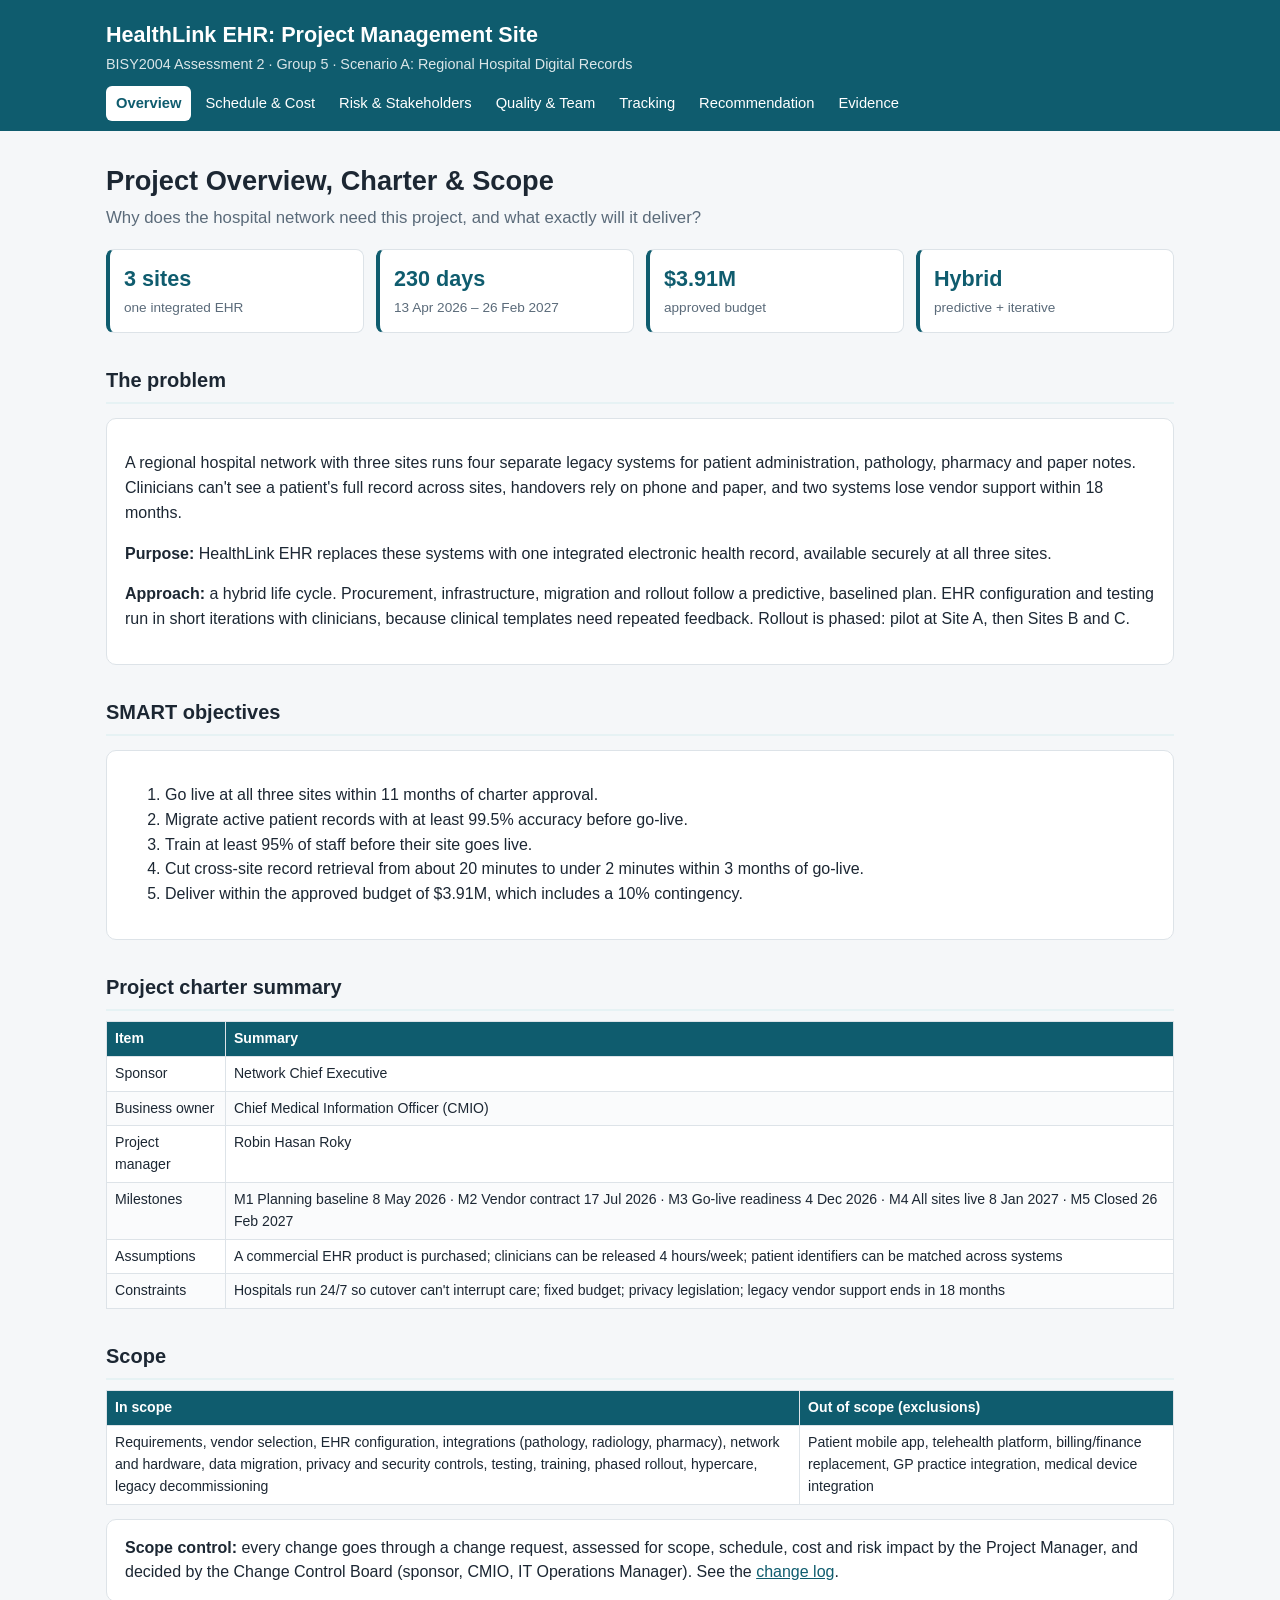
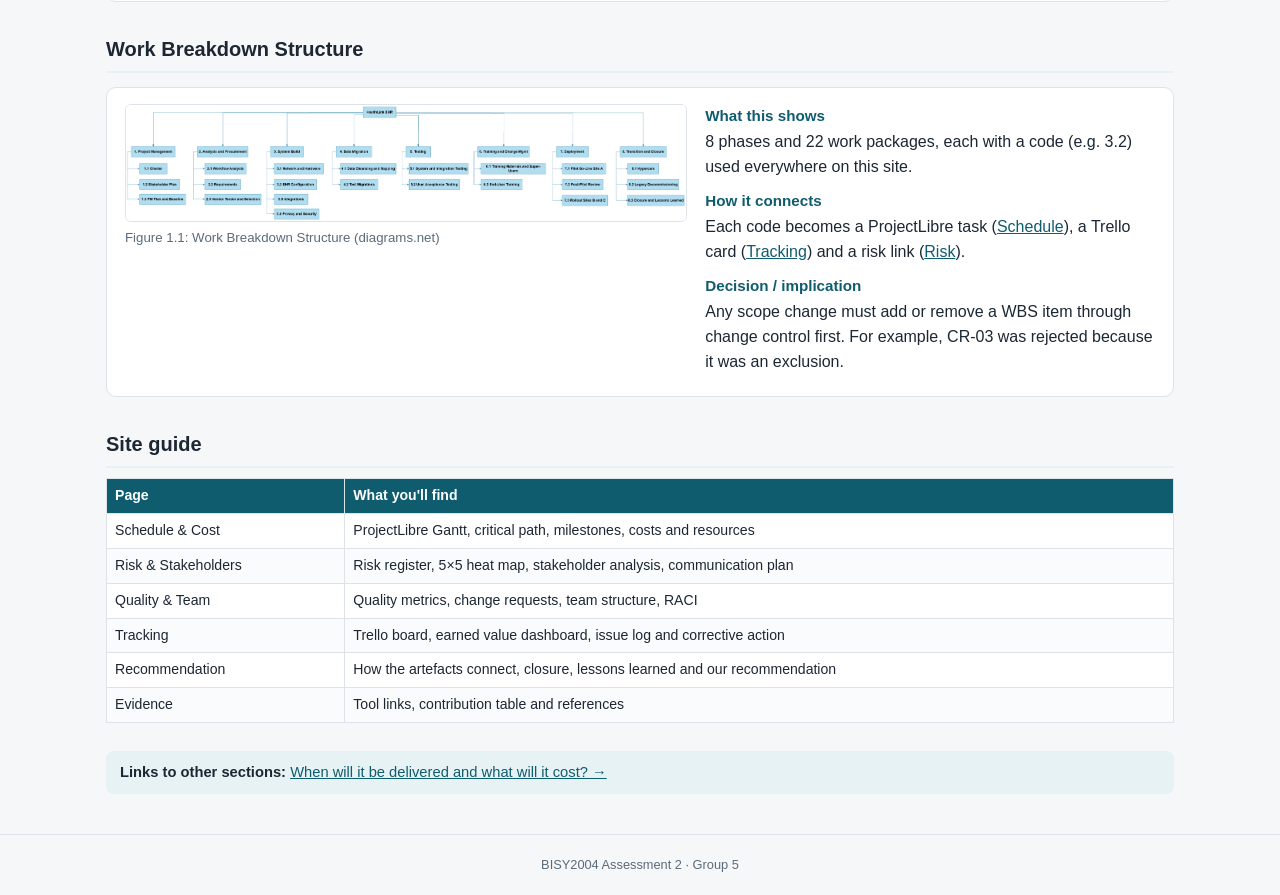
<file: index.html>
<!DOCTYPE html>
<html lang="en"><head><meta charset="utf-8"><meta name="viewport" content="width=device-width,initial-scale=1">
<title>Project Overview, Charter &amp; Scope | HealthLink EHR</title><link rel="stylesheet" href="style.css"></head>
<body><header class="site"><div class="inner"><p class="title">HealthLink EHR: Project Management Site</p>
<p class="sub">BISY2004 Assessment 2 · Group 5 · Scenario A: Regional Hospital Digital Records</p><nav class="menu"><a href="index.html" class="active">Overview</a><a href="schedule.html">Schedule & Cost</a><a href="risk.html">Risk & Stakeholders</a><a href="quality.html">Quality & Team</a><a href="tracking.html">Tracking</a><a href="recommendation.html">Recommendation</a><a href="evidence.html">Evidence</a></nav></div></header>
<main><h1>Project Overview, Charter &amp; Scope</h1><p class="question">Why does the hospital network need this project, and what exactly will it deliver?</p>
<div class="glance"><div><b>3 sites</b><span>one integrated EHR</span></div><div><b>230 days</b><span>13 Apr 2026 – 26 Feb 2027</span></div><div><b>$3.91M</b><span>approved budget</span></div><div><b>Hybrid</b><span>predictive + iterative</span></div></div><h2>The problem</h2><div class="card"><p>A regional hospital network with three sites runs four separate legacy systems for patient administration, pathology, pharmacy and paper notes. Clinicians can't see a patient's full record across sites, handovers rely on phone and paper, and two systems lose vendor support within 18 months.</p>
<p><b>Purpose:</b> HealthLink EHR replaces these systems with one integrated electronic health record, available securely at all three sites.</p>
<p><b>Approach:</b> a hybrid life cycle. Procurement, infrastructure, migration and rollout follow a predictive, baselined plan. EHR configuration and testing run in short iterations with clinicians, because clinical templates need repeated feedback. Rollout is phased: pilot at Site A, then Sites B and C.</p></div>
<h2>SMART objectives</h2><div class="card"><ol>
<li>Go live at all three sites within 11 months of charter approval.</li>
<li>Migrate active patient records with at least 99.5% accuracy before go-live.</li>
<li>Train at least 95% of staff before their site goes live.</li>
<li>Cut cross-site record retrieval from about 20 minutes to under 2 minutes within 3 months of go-live.</li>
<li>Deliver within the approved budget of $3.91M, which includes a 10% contingency.</li></ol></div>
<h2>Project charter summary</h2><div class="tablewrap"><table><thead><tr><th>Item</th><th>Summary</th></tr></thead><tbody><tr><td>Sponsor</td><td>Network Chief Executive</td></tr><tr><td>Business owner</td><td>Chief Medical Information Officer (CMIO)</td></tr><tr><td>Project manager</td><td>Robin Hasan Roky</td></tr><tr><td>Milestones</td><td>M1 Planning baseline 8 May 2026 · M2 Vendor contract 17 Jul 2026 · M3 Go-live readiness 4 Dec 2026 · M4 All sites live 8 Jan 2027 · M5 Closed 26 Feb 2027</td></tr><tr><td>Assumptions</td><td>A commercial EHR product is purchased; clinicians can be released 4 hours/week; patient identifiers can be matched across systems</td></tr><tr><td>Constraints</td><td>Hospitals run 24/7 so cutover can&#x27;t interrupt care; fixed budget; privacy legislation; legacy vendor support ends in 18 months</td></tr></tbody></table></div><h2>Scope</h2><div class="tablewrap"><table><thead><tr><th>In scope</th><th>Out of scope (exclusions)</th></tr></thead><tbody><tr><td>Requirements, vendor selection, EHR configuration, integrations (pathology, radiology, pharmacy), network and hardware, data migration, privacy and security controls, testing, training, phased rollout, hypercare, legacy decommissioning</td><td>Patient mobile app, telehealth platform, billing/finance replacement, GP practice integration, medical device integration</td></tr></tbody></table></div><div class="card"><b>Scope control:</b> every change goes through a change request, assessed for scope, schedule, cost and risk impact by the Project Manager, and decided by the Change Control Board (sponsor, CMIO, IT Operations Manager). See the <a href="quality.html">change log</a>.</div><h2>Work Breakdown Structure</h2><div class="card artefact"><figure><img src="images/wbs.png" alt="Figure 1.1: Work Breakdown Structure (diagrams.net)" onerror="this.outerHTML='<div class=&quot;placeholder&quot;>Add screenshot: images/wbs.png</div>'"><figcaption>Figure 1.1: Work Breakdown Structure (diagrams.net)</figcaption></figure>
<div class="explain"><h3>What this shows</h3><p>8 phases and 22 work packages, each with a code (e.g. 3.2) used everywhere on this site.</p><h3>How it connects</h3><p>Each code becomes a ProjectLibre task (<a href="schedule.html">Schedule</a>), a Trello card (<a href="tracking.html">Tracking</a>) and a risk link (<a href="risk.html">Risk</a>).</p><h3>Decision / implication</h3><p>Any scope change must add or remove a WBS item through change control first. For example, CR-03 was rejected because it was an exclusion.</p></div></div><h2>Site guide</h2><div class="tablewrap"><table><thead><tr><th>Page</th><th>What you&#x27;ll find</th></tr></thead><tbody><tr><td>Schedule &amp; Cost</td><td>ProjectLibre Gantt, critical path, milestones, costs and resources</td></tr><tr><td>Risk &amp; Stakeholders</td><td>Risk register, 5×5 heat map, stakeholder analysis, communication plan</td></tr><tr><td>Quality &amp; Team</td><td>Quality metrics, change requests, team structure, RACI</td></tr><tr><td>Tracking</td><td>Trello board, earned value dashboard, issue log and corrective action</td></tr><tr><td>Recommendation</td><td>How the artefacts connect, closure, lessons learned and our recommendation</td></tr><tr><td>Evidence</td><td>Tool links, contribution table and references</td></tr></tbody></table></div>
<div class="links"><b>Links to other sections:</b> <a href="schedule.html">When will it be delivered and what will it cost? →</a></div></main>
<footer>BISY2004 Assessment 2 · Group 5 </footer></body></html>
</file>
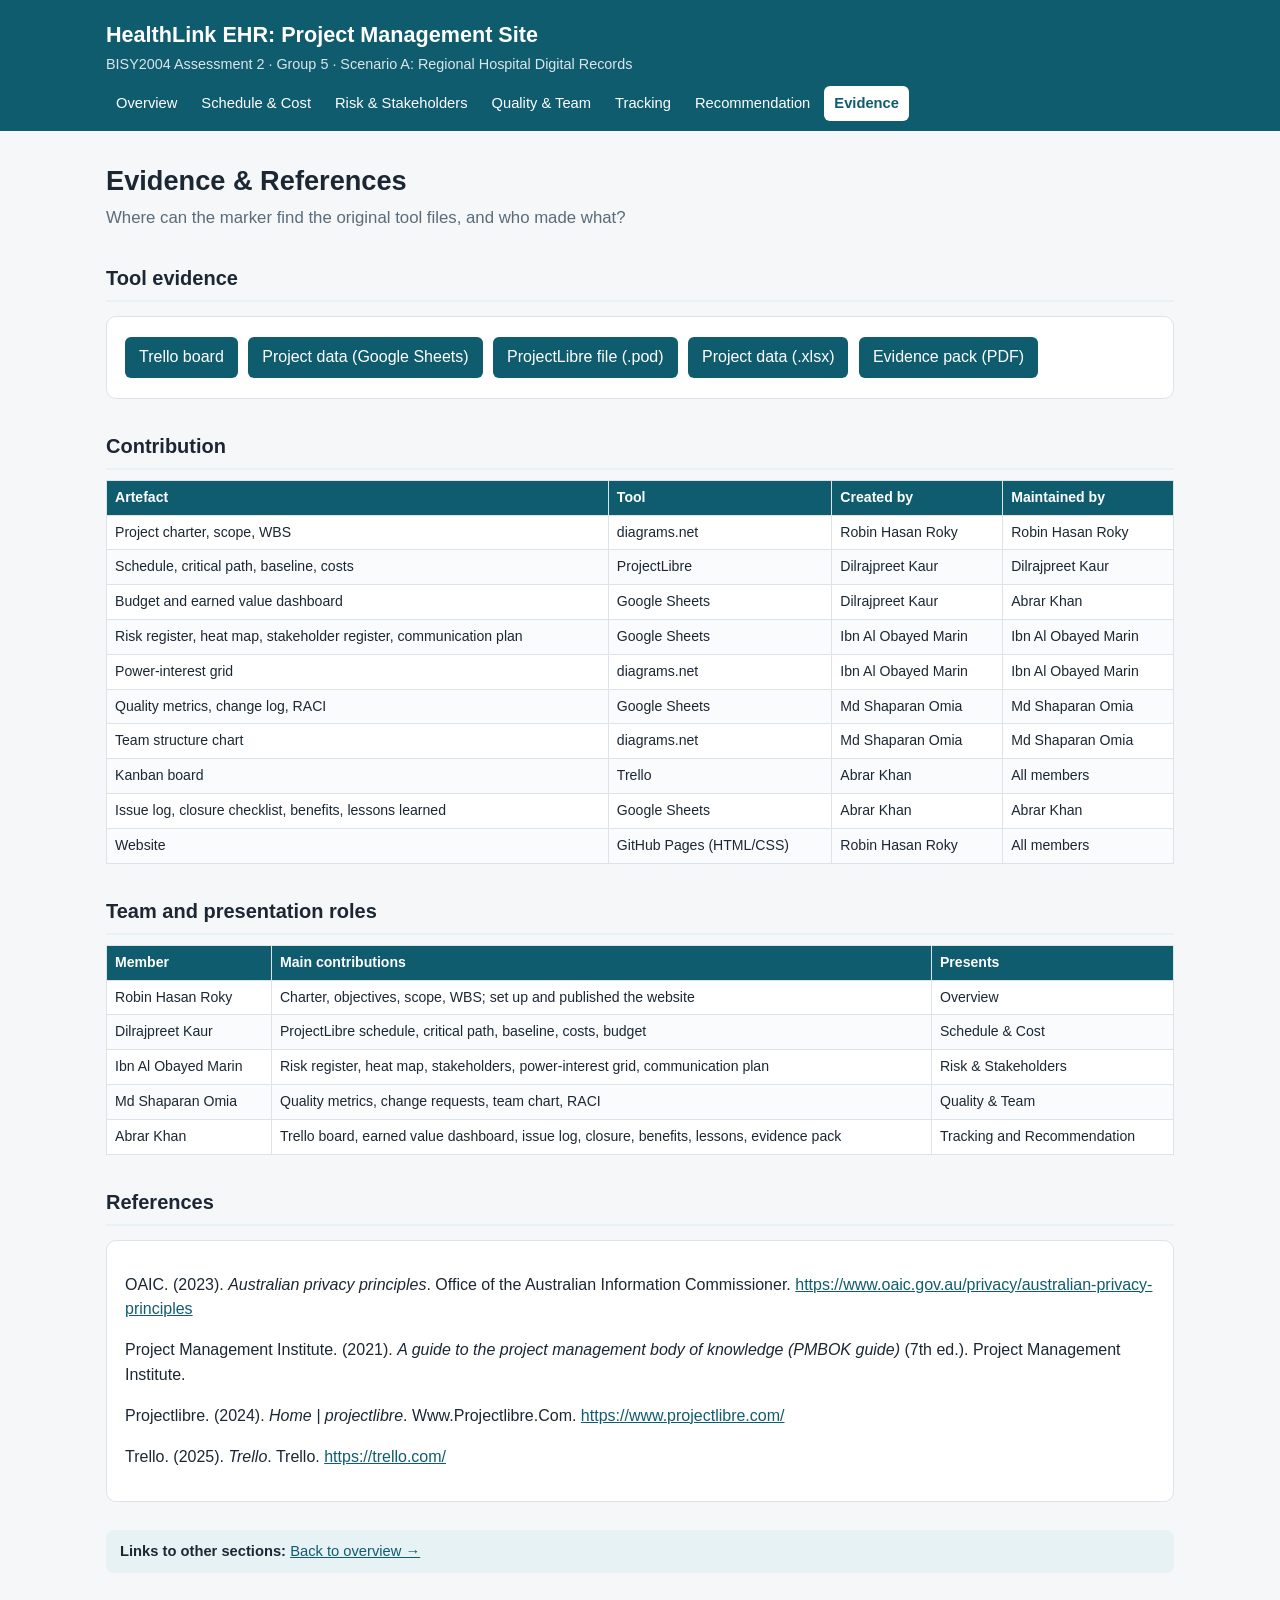
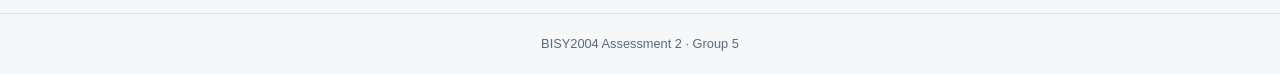
<file: evidence.html>
<!DOCTYPE html>
<html lang="en"><head><meta charset="utf-8"><meta name="viewport" content="width=device-width,initial-scale=1">
<title>Evidence &amp; References | HealthLink EHR</title><link rel="stylesheet" href="style.css"></head>
<body><header class="site"><div class="inner"><p class="title">HealthLink EHR: Project Management Site</p>
<p class="sub">BISY2004 Assessment 2 · Group 5 · Scenario A: Regional Hospital Digital Records</p><nav class="menu"><a href="index.html">Overview</a><a href="schedule.html">Schedule & Cost</a><a href="risk.html">Risk & Stakeholders</a><a href="quality.html">Quality & Team</a><a href="tracking.html">Tracking</a><a href="recommendation.html">Recommendation</a><a href="evidence.html" class="active">Evidence</a></nav></div></header>
<main><h1>Evidence &amp; References</h1><p class="question">Where can the marker find the original tool files, and who made what?</p>
<h2>Tool evidence</h2><div class="card">
<a class="btn" href="https://trello.com/invite/b/6ab8d58267dc1ba145e0912a/ATTI90f61d99112f83e1e99bfa12a3d069504D0F4BC0/healthlink-ehr-project-tracking">Trello board</a>
<a class="btn" href="https://docs.google.com/spreadsheets/d/1kMAL-qvdHJWOoHcAg21qKC4k3W5iME3wLJ7l6i_UHUE/edit?usp=sharing">Project data (Google Sheets)</a>
<a class="btn" href="files/A2_Group5_ProjectLibre.pod">ProjectLibre file (.pod)</a>
<a class="btn" href="files/A2_Group5_ProjectData.xlsx">Project data (.xlsx)</a>
<a class="btn" href="files/A2_Group5_Evidence.pdf">Evidence pack (PDF)</a></div>
<h2>Contribution</h2><div class="tablewrap"><table><thead><tr><th>Artefact</th><th>Tool</th><th>Created by</th><th>Maintained by</th></tr></thead><tbody><tr><td>Project charter, scope, WBS</td><td>diagrams.net</td><td>Robin Hasan Roky</td><td>Robin Hasan Roky</td></tr><tr><td>Schedule, critical path, baseline, costs</td><td>ProjectLibre</td><td>Dilrajpreet Kaur</td><td>Dilrajpreet Kaur</td></tr><tr><td>Budget and earned value dashboard</td><td>Google Sheets</td><td>Dilrajpreet Kaur</td><td>Abrar Khan</td></tr><tr><td>Risk register, heat map, stakeholder register, communication plan</td><td>Google Sheets</td><td>Ibn Al Obayed Marin</td><td>Ibn Al Obayed Marin</td></tr><tr><td>Power-interest grid</td><td>diagrams.net</td><td>Ibn Al Obayed Marin</td><td>Ibn Al Obayed Marin</td></tr><tr><td>Quality metrics, change log, RACI</td><td>Google Sheets</td><td>Md Shaparan Omia</td><td>Md Shaparan Omia</td></tr><tr><td>Team structure chart</td><td>diagrams.net</td><td>Md Shaparan Omia</td><td>Md Shaparan Omia</td></tr><tr><td>Kanban board</td><td>Trello</td><td>Abrar Khan</td><td>All members</td></tr><tr><td>Issue log, closure checklist, benefits, lessons learned</td><td>Google Sheets</td><td>Abrar Khan</td><td>Abrar Khan</td></tr><tr><td>Website</td><td>GitHub Pages (HTML/CSS)</td><td>Robin Hasan Roky</td><td>All members</td></tr></tbody></table></div><h2>Team and presentation roles</h2><div class="tablewrap"><table><thead><tr><th>Member</th><th>Main contributions</th><th>Presents</th></tr></thead><tbody><tr><td>Robin Hasan Roky</td><td>Charter, objectives, scope, WBS; set up and published the website</td><td>Overview</td></tr><tr><td>Dilrajpreet Kaur</td><td>ProjectLibre schedule, critical path, baseline, costs, budget</td><td>Schedule &amp; Cost</td></tr><tr><td>Ibn Al Obayed Marin</td><td>Risk register, heat map, stakeholders, power-interest grid, communication plan</td><td>Risk &amp; Stakeholders</td></tr><tr><td>Md Shaparan Omia</td><td>Quality metrics, change requests, team chart, RACI</td><td>Quality &amp; Team</td></tr><tr><td>Abrar Khan</td><td>Trello board, earned value dashboard, issue log, closure, benefits, lessons, evidence pack</td><td>Tracking and Recommendation</td></tr></tbody></table></div>
<h2>References</h2><div class="card"><p>OAIC. (2023). <i>Australian privacy principles</i>. Office of the Australian Information Commissioner. <a href="https://www.oaic.gov.au/privacy/australian-privacy-principles" target="_blank" rel="noopener noreferrer">https://www.oaic.gov.au/privacy/australian-privacy-principles</a></p>
  <p>Project Management Institute. (2021). <i>A guide to the project management body of knowledge (PMBOK guide)</i> (7th ed.). Project Management Institute.</p>
  <p>Projectlibre. (2024). <i>Home | projectlibre</i>. Www.Projectlibre.Com. <a href="https://www.projectlibre.com/" target="_blank" rel="noopener noreferrer">https://www.projectlibre.com/</a></p>
  <p>Trello. (2025). <i>Trello</i>. Trello. <a href="https://trello.com/" target="_blank" rel="noopener noreferrer">https://trello.com/</a></p>
</div>
<div class="links"><b>Links to other sections:</b> <a href="index.html">Back to overview →</a></div></main>
<footer>BISY2004 Assessment 2 · Group 5 </footer></body></html>
</file>
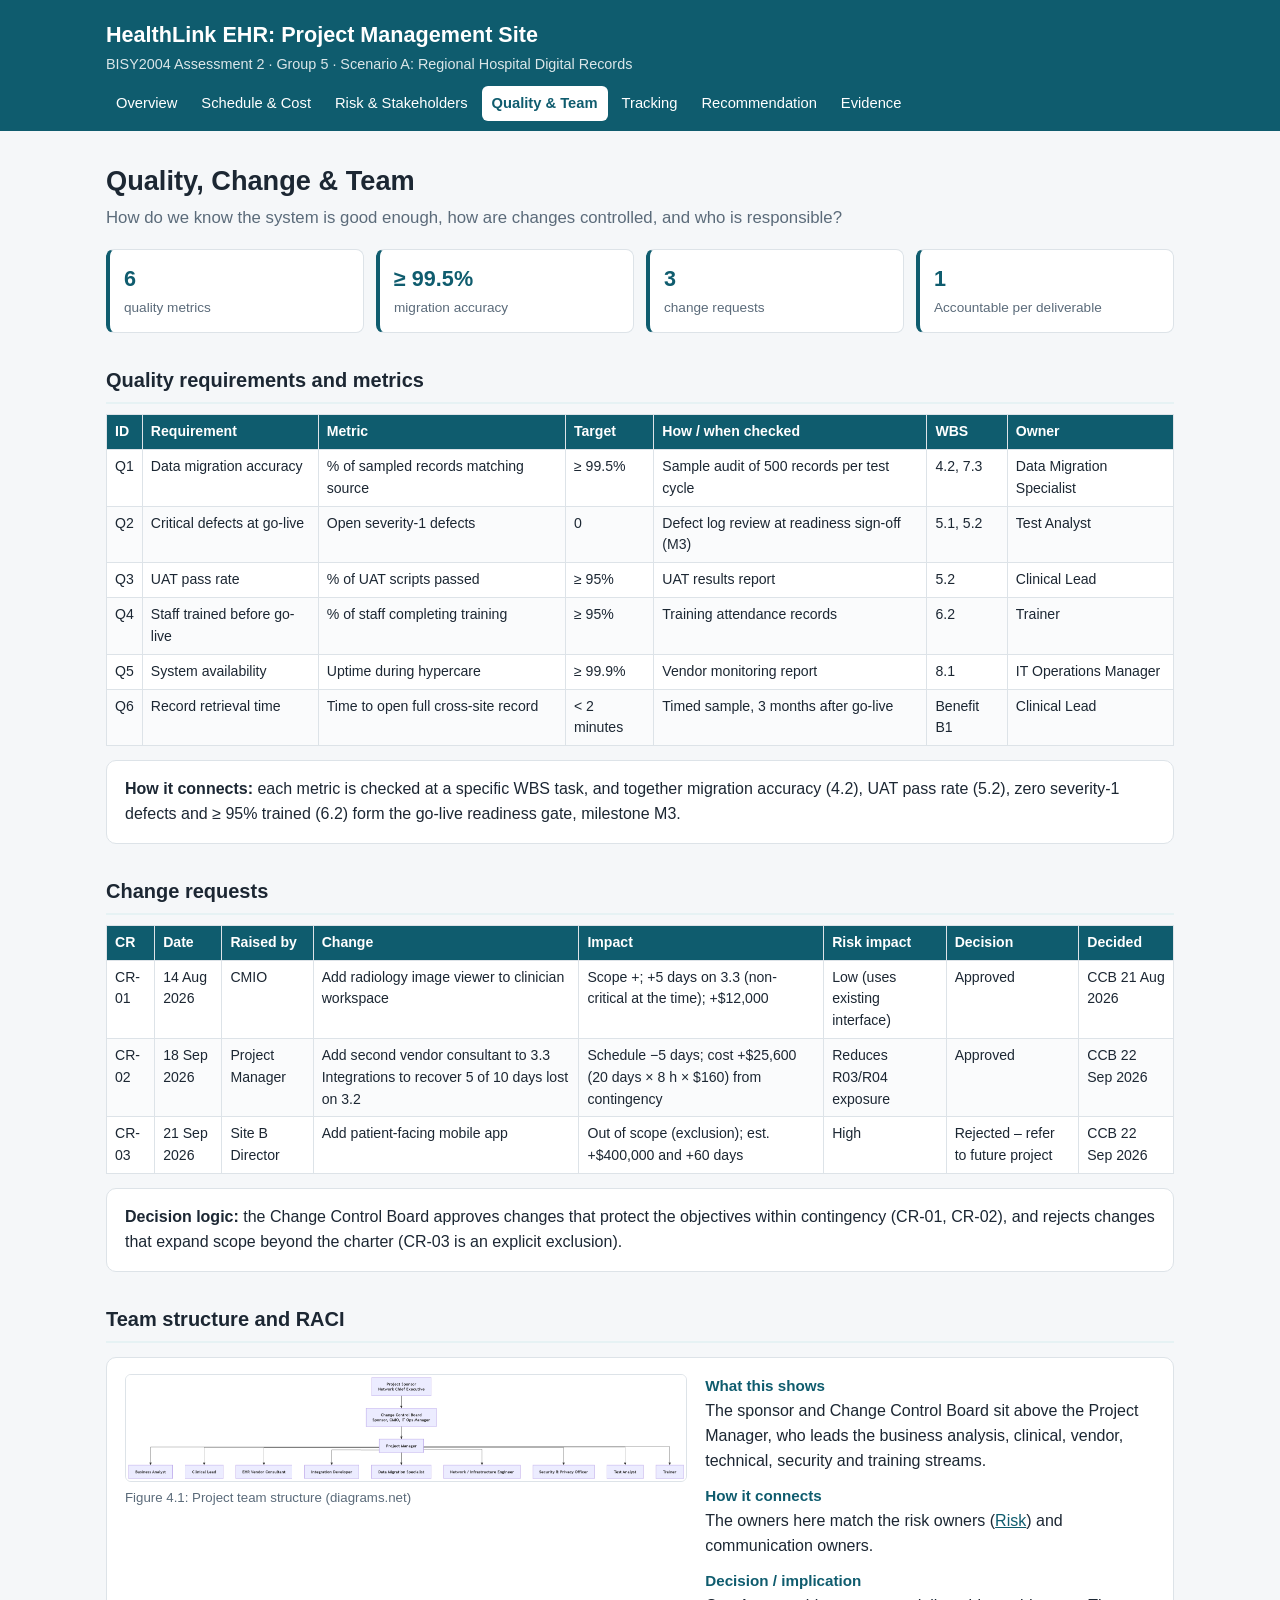
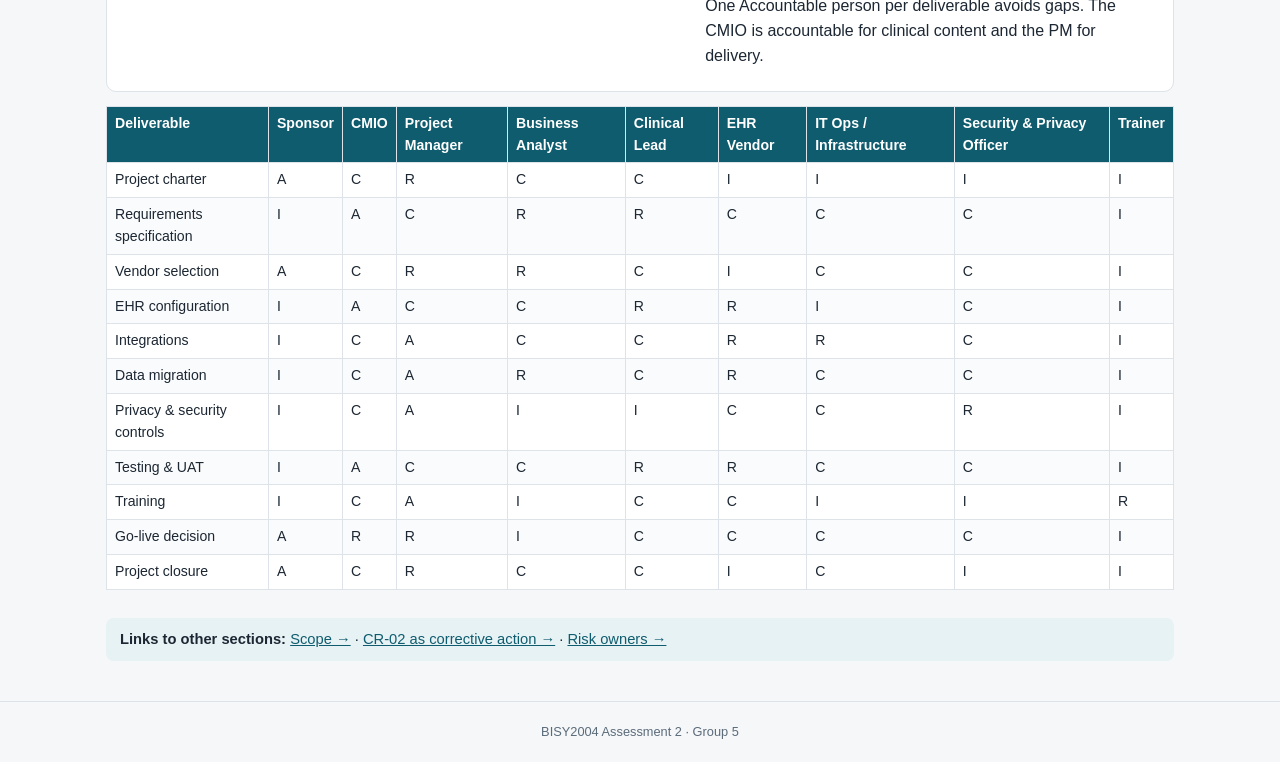
<file: quality.html>
<!DOCTYPE html>
<html lang="en"><head><meta charset="utf-8"><meta name="viewport" content="width=device-width,initial-scale=1">
<title>Quality, Change &amp; Team | HealthLink EHR</title><link rel="stylesheet" href="style.css"></head>
<body><header class="site"><div class="inner"><p class="title">HealthLink EHR: Project Management Site</p>
<p class="sub">BISY2004 Assessment 2 · Group 5 · Scenario A: Regional Hospital Digital Records</p><nav class="menu"><a href="index.html">Overview</a><a href="schedule.html">Schedule & Cost</a><a href="risk.html">Risk & Stakeholders</a><a href="quality.html" class="active">Quality & Team</a><a href="tracking.html">Tracking</a><a href="recommendation.html">Recommendation</a><a href="evidence.html">Evidence</a></nav></div></header>
<main><h1>Quality, Change &amp; Team</h1><p class="question">How do we know the system is good enough, how are changes controlled, and who is responsible?</p>
<div class="glance"><div><b>6</b><span>quality metrics</span></div><div><b>≥ 99.5%</b><span>migration accuracy</span></div><div><b>3</b><span>change requests</span></div><div><b>1</b><span>Accountable per deliverable</span></div></div><h2>Quality requirements and metrics</h2><div class="tablewrap"><table><thead><tr><th>ID</th><th>Requirement</th><th>Metric</th><th>Target</th><th>How / when checked</th><th>WBS</th><th>Owner</th></tr></thead><tbody><tr><td>Q1</td><td>Data migration accuracy</td><td>% of sampled records matching source</td><td>≥ 99.5%</td><td>Sample audit of 500 records per test cycle</td><td>4.2, 7.3</td><td>Data Migration Specialist</td></tr><tr><td>Q2</td><td>Critical defects at go-live</td><td>Open severity-1 defects</td><td>0</td><td>Defect log review at readiness sign-off (M3)</td><td>5.1, 5.2</td><td>Test Analyst</td></tr><tr><td>Q3</td><td>UAT pass rate</td><td>% of UAT scripts passed</td><td>≥ 95%</td><td>UAT results report</td><td>5.2</td><td>Clinical Lead</td></tr><tr><td>Q4</td><td>Staff trained before go-live</td><td>% of staff completing training</td><td>≥ 95%</td><td>Training attendance records</td><td>6.2</td><td>Trainer</td></tr><tr><td>Q5</td><td>System availability</td><td>Uptime during hypercare</td><td>≥ 99.9%</td><td>Vendor monitoring report</td><td>8.1</td><td>IT Operations Manager</td></tr><tr><td>Q6</td><td>Record retrieval time</td><td>Time to open full cross-site record</td><td>&lt; 2 minutes</td><td>Timed sample, 3 months after go-live</td><td>Benefit B1</td><td>Clinical Lead</td></tr></tbody></table></div><div class="card"><b>How it connects:</b> each metric is checked at a specific WBS task, and together migration accuracy (4.2), UAT pass rate (5.2), zero severity-1 defects and ≥ 95% trained (6.2) form the go-live readiness gate, milestone M3.</div><h2>Change requests</h2><div class="tablewrap"><table><thead><tr><th>CR</th><th>Date</th><th>Raised by</th><th>Change</th><th>Impact</th><th>Risk impact</th><th>Decision</th><th>Decided</th></tr></thead><tbody><tr><td>CR-01</td><td>14 Aug 2026</td><td>CMIO</td><td>Add radiology image viewer to clinician workspace</td><td>Scope +; +5 days on 3.3 (non-critical at the time); +$12,000</td><td>Low (uses existing interface)</td><td>Approved</td><td>CCB 21 Aug 2026</td></tr><tr><td>CR-02</td><td>18 Sep 2026</td><td>Project Manager</td><td>Add second vendor consultant to 3.3 Integrations to recover 5 of 10 days lost on 3.2</td><td>Schedule −5 days; cost +$25,600 (20 days × 8 h × $160) from contingency</td><td>Reduces R03/R04 exposure</td><td>Approved</td><td>CCB 22 Sep 2026</td></tr><tr><td>CR-03</td><td>21 Sep 2026</td><td>Site B Director</td><td>Add patient-facing mobile app</td><td>Out of scope (exclusion); est. +$400,000 and +60 days</td><td>High</td><td>Rejected – refer to future project</td><td>CCB 22 Sep 2026</td></tr></tbody></table></div><div class="card"><b>Decision logic:</b> the Change Control Board approves changes that protect the objectives within contingency (CR-01, CR-02), and rejects changes that expand scope beyond the charter (CR-03 is an explicit exclusion).</div><h2>Team structure and RACI</h2><div class="card artefact"><figure><img src="images/team-chart.png" alt="Figure 4.1: Project team structure (diagrams.net)" onerror="this.outerHTML='<div class=&quot;placeholder&quot;>Add screenshot: images/team-chart.png</div>'"><figcaption>Figure 4.1: Project team structure (diagrams.net)</figcaption></figure>
<div class="explain"><h3>What this shows</h3><p>The sponsor and Change Control Board sit above the Project Manager, who leads the business analysis, clinical, vendor, technical, security and training streams.</p><h3>How it connects</h3><p>The owners here match the risk owners (<a href="risk.html">Risk</a>) and communication owners.</p><h3>Decision / implication</h3><p>One Accountable person per deliverable avoids gaps. The CMIO is accountable for clinical content and the PM for delivery.</p></div></div><div class="tablewrap"><table><thead><tr><th>Deliverable</th><th>Sponsor</th><th>CMIO</th><th>Project Manager</th><th>Business Analyst</th><th>Clinical Lead</th><th>EHR Vendor</th><th>IT Ops / Infrastructure</th><th>Security &amp; Privacy Officer</th><th>Trainer</th></tr></thead><tbody><tr><td>Project charter</td><td>A</td><td>C</td><td>R</td><td>C</td><td>C</td><td>I</td><td>I</td><td>I</td><td>I</td></tr><tr><td>Requirements specification</td><td>I</td><td>A</td><td>C</td><td>R</td><td>R</td><td>C</td><td>C</td><td>C</td><td>I</td></tr><tr><td>Vendor selection</td><td>A</td><td>C</td><td>R</td><td>R</td><td>C</td><td>I</td><td>C</td><td>C</td><td>I</td></tr><tr><td>EHR configuration</td><td>I</td><td>A</td><td>C</td><td>C</td><td>R</td><td>R</td><td>I</td><td>C</td><td>I</td></tr><tr><td>Integrations</td><td>I</td><td>C</td><td>A</td><td>C</td><td>C</td><td>R</td><td>R</td><td>C</td><td>I</td></tr><tr><td>Data migration</td><td>I</td><td>C</td><td>A</td><td>R</td><td>C</td><td>R</td><td>C</td><td>C</td><td>I</td></tr><tr><td>Privacy &amp; security controls</td><td>I</td><td>C</td><td>A</td><td>I</td><td>I</td><td>C</td><td>C</td><td>R</td><td>I</td></tr><tr><td>Testing &amp; UAT</td><td>I</td><td>A</td><td>C</td><td>C</td><td>R</td><td>R</td><td>C</td><td>C</td><td>I</td></tr><tr><td>Training</td><td>I</td><td>C</td><td>A</td><td>I</td><td>C</td><td>C</td><td>I</td><td>I</td><td>R</td></tr><tr><td>Go-live decision</td><td>A</td><td>R</td><td>R</td><td>I</td><td>C</td><td>C</td><td>C</td><td>C</td><td>I</td></tr><tr><td>Project closure</td><td>A</td><td>C</td><td>R</td><td>C</td><td>C</td><td>I</td><td>C</td><td>I</td><td>I</td></tr></tbody></table></div>
<div class="links"><b>Links to other sections:</b> <a href="index.html">Scope →</a> · <a href="tracking.html">CR-02 as corrective action →</a> · <a href="risk.html">Risk owners →</a></div></main>
<footer>BISY2004 Assessment 2 · Group 5 </footer></body></html>
</file>
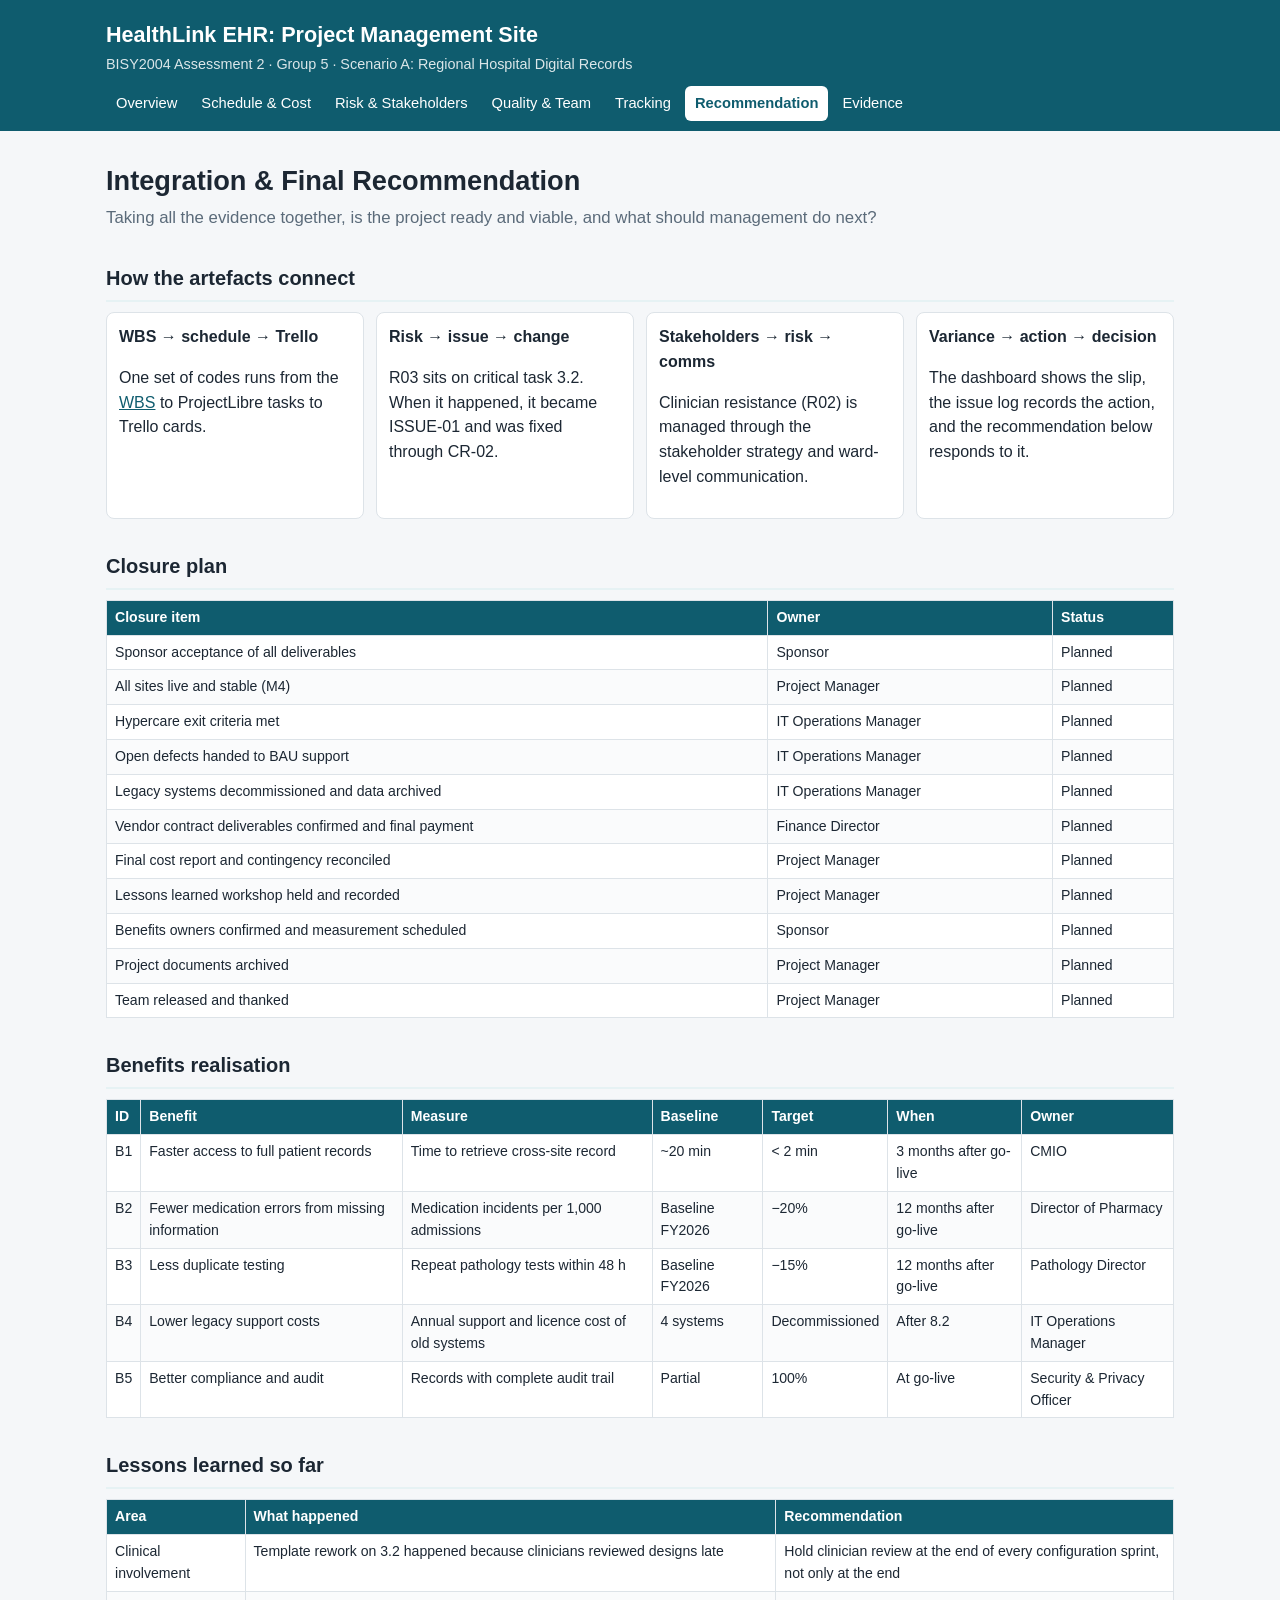
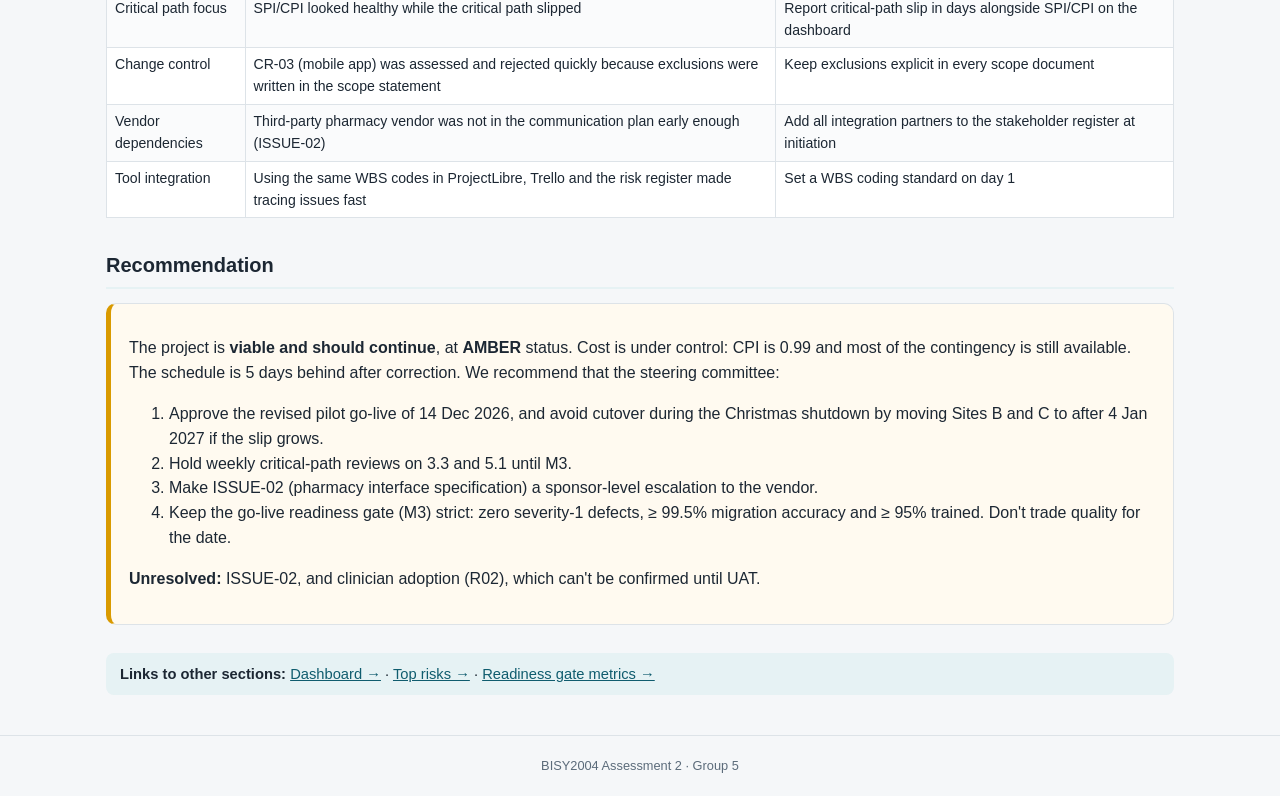
<file: recommendation.html>
<!DOCTYPE html>
<html lang="en"><head><meta charset="utf-8"><meta name="viewport" content="width=device-width,initial-scale=1">
<title>Integration &amp; Final Recommendation | HealthLink EHR</title><link rel="stylesheet" href="style.css"></head>
<body><header class="site"><div class="inner"><p class="title">HealthLink EHR: Project Management Site</p>
<p class="sub">BISY2004 Assessment 2 · Group 5 · Scenario A: Regional Hospital Digital Records</p><nav class="menu"><a href="index.html">Overview</a><a href="schedule.html">Schedule & Cost</a><a href="risk.html">Risk & Stakeholders</a><a href="quality.html">Quality & Team</a><a href="tracking.html">Tracking</a><a href="recommendation.html" class="active">Recommendation</a><a href="evidence.html">Evidence</a></nav></div></header>
<main><h1>Integration &amp; Final Recommendation</h1><p class="question">Taking all the evidence together, is the project ready and viable, and what should management do next?</p>
<h2>How the artefacts connect</h2><div class="flow"><div><b>WBS → schedule → Trello</b><p>One set of codes runs from the <a href="index.html">WBS</a> to ProjectLibre tasks to Trello cards.</p></div><div><b>Risk → issue → change</b><p>R03 sits on critical task 3.2. When it happened, it became ISSUE-01 and was fixed through CR-02.</p></div><div><b>Stakeholders → risk → comms</b><p>Clinician resistance (R02) is managed through the stakeholder strategy and ward-level communication.</p></div><div><b>Variance → action → decision</b><p>The dashboard shows the slip, the issue log records the action, and the recommendation below responds to it.</p></div></div><h2>Closure plan</h2><div class="tablewrap"><table><thead><tr><th>Closure item</th><th>Owner</th><th>Status</th></tr></thead><tbody><tr><td>Sponsor acceptance of all deliverables</td><td>Sponsor</td><td>Planned</td></tr><tr><td>All sites live and stable (M4)</td><td>Project Manager</td><td>Planned</td></tr><tr><td>Hypercare exit criteria met</td><td>IT Operations Manager</td><td>Planned</td></tr><tr><td>Open defects handed to BAU support</td><td>IT Operations Manager</td><td>Planned</td></tr><tr><td>Legacy systems decommissioned and data archived</td><td>IT Operations Manager</td><td>Planned</td></tr><tr><td>Vendor contract deliverables confirmed and final payment</td><td>Finance Director</td><td>Planned</td></tr><tr><td>Final cost report and contingency reconciled</td><td>Project Manager</td><td>Planned</td></tr><tr><td>Lessons learned workshop held and recorded</td><td>Project Manager</td><td>Planned</td></tr><tr><td>Benefits owners confirmed and measurement scheduled</td><td>Sponsor</td><td>Planned</td></tr><tr><td>Project documents archived</td><td>Project Manager</td><td>Planned</td></tr><tr><td>Team released and thanked</td><td>Project Manager</td><td>Planned</td></tr></tbody></table></div><h2>Benefits realisation</h2><div class="tablewrap"><table><thead><tr><th>ID</th><th>Benefit</th><th>Measure</th><th>Baseline</th><th>Target</th><th>When</th><th>Owner</th></tr></thead><tbody><tr><td>B1</td><td>Faster access to full patient records</td><td>Time to retrieve cross-site record</td><td>~20 min</td><td>&lt; 2 min</td><td>3 months after go-live</td><td>CMIO</td></tr><tr><td>B2</td><td>Fewer medication errors from missing information</td><td>Medication incidents per 1,000 admissions</td><td>Baseline FY2026</td><td>−20%</td><td>12 months after go-live</td><td>Director of Pharmacy</td></tr><tr><td>B3</td><td>Less duplicate testing</td><td>Repeat pathology tests within 48 h</td><td>Baseline FY2026</td><td>−15%</td><td>12 months after go-live</td><td>Pathology Director</td></tr><tr><td>B4</td><td>Lower legacy support costs</td><td>Annual support and licence cost of old systems</td><td>4 systems</td><td>Decommissioned</td><td>After 8.2</td><td>IT Operations Manager</td></tr><tr><td>B5</td><td>Better compliance and audit</td><td>Records with complete audit trail</td><td>Partial</td><td>100%</td><td>At go-live</td><td>Security &amp; Privacy Officer</td></tr></tbody></table></div><h2>Lessons learned so far</h2><div class="tablewrap"><table><thead><tr><th>Area</th><th>What happened</th><th>Recommendation</th></tr></thead><tbody><tr><td>Clinical involvement</td><td>Template rework on 3.2 happened because clinicians reviewed designs late</td><td>Hold clinician review at the end of every configuration sprint, not only at the end</td></tr><tr><td>Critical path focus</td><td>SPI/CPI looked healthy while the critical path slipped</td><td>Report critical-path slip in days alongside SPI/CPI on the dashboard</td></tr><tr><td>Change control</td><td>CR-03 (mobile app) was assessed and rejected quickly because exclusions were written in the scope statement</td><td>Keep exclusions explicit in every scope document</td></tr><tr><td>Vendor dependencies</td><td>Third-party pharmacy vendor was not in the communication plan early enough (ISSUE-02)</td><td>Add all integration partners to the stakeholder register at initiation</td></tr><tr><td>Tool integration</td><td>Using the same WBS codes in ProjectLibre, Trello and the risk register made tracing issues fast</td><td>Set a WBS coding standard on day 1</td></tr></tbody></table></div><h2>Recommendation</h2><div class="card rec"><p>The project is <b>viable and should continue</b>, at <b>AMBER</b> status. Cost is under control: CPI is 0.99 and most of the contingency is still available. The schedule is 5 days behind after correction. We recommend that the steering committee:</p><ol>
<li>Approve the revised pilot go-live of 14 Dec 2026, and avoid cutover during the Christmas shutdown by moving Sites B and C to after 4 Jan 2027 if the slip grows.</li>
<li>Hold weekly critical-path reviews on 3.3 and 5.1 until M3.</li>
<li>Make ISSUE-02 (pharmacy interface specification) a sponsor-level escalation to the vendor.</li>
<li>Keep the go-live readiness gate (M3) strict: zero severity-1 defects, ≥ 99.5% migration accuracy and ≥ 95% trained. Don't trade quality for the date.</li></ol>
<p><b>Unresolved:</b> ISSUE-02, and clinician adoption (R02), which can't be confirmed until UAT.</p></div>
<div class="links"><b>Links to other sections:</b> <a href="tracking.html">Dashboard →</a> · <a href="risk.html">Top risks →</a> · <a href="quality.html">Readiness gate metrics →</a></div></main>
<footer>BISY2004 Assessment 2 · Group 5 </footer></body></html>
</file>
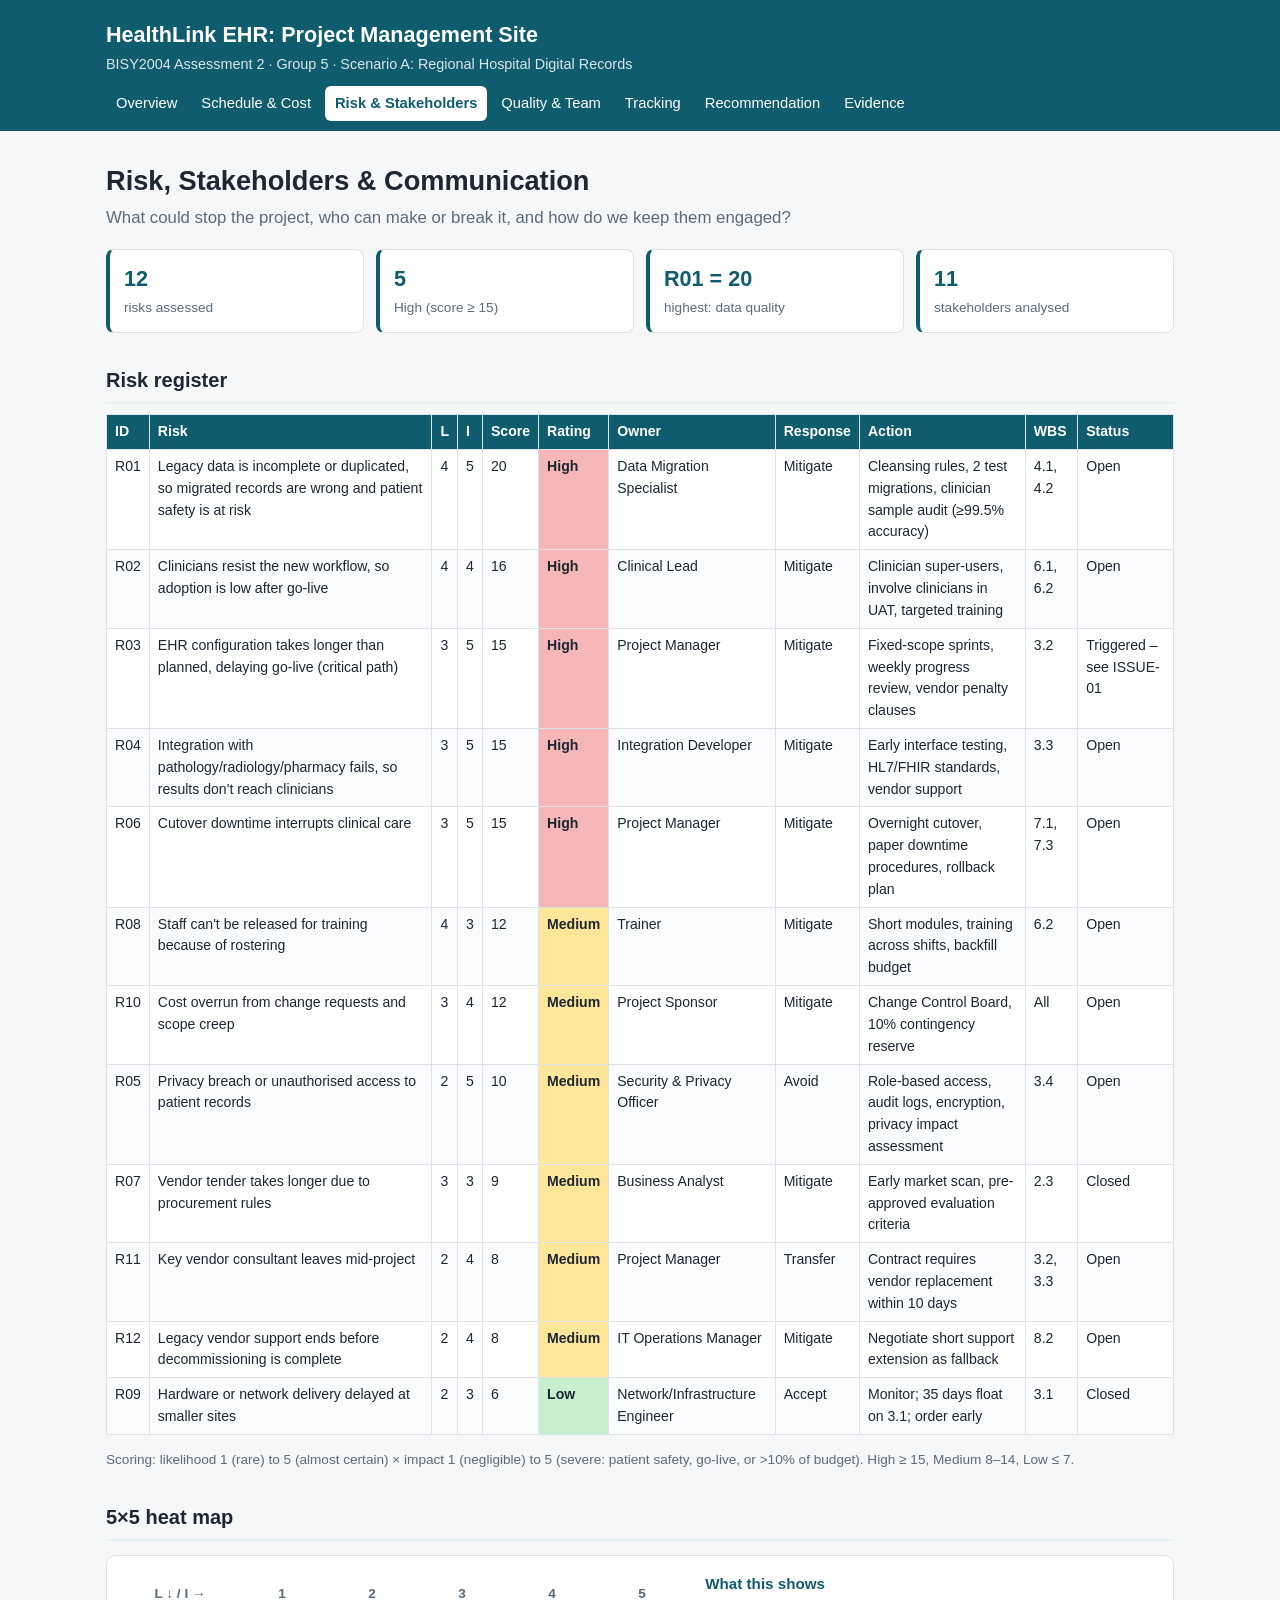
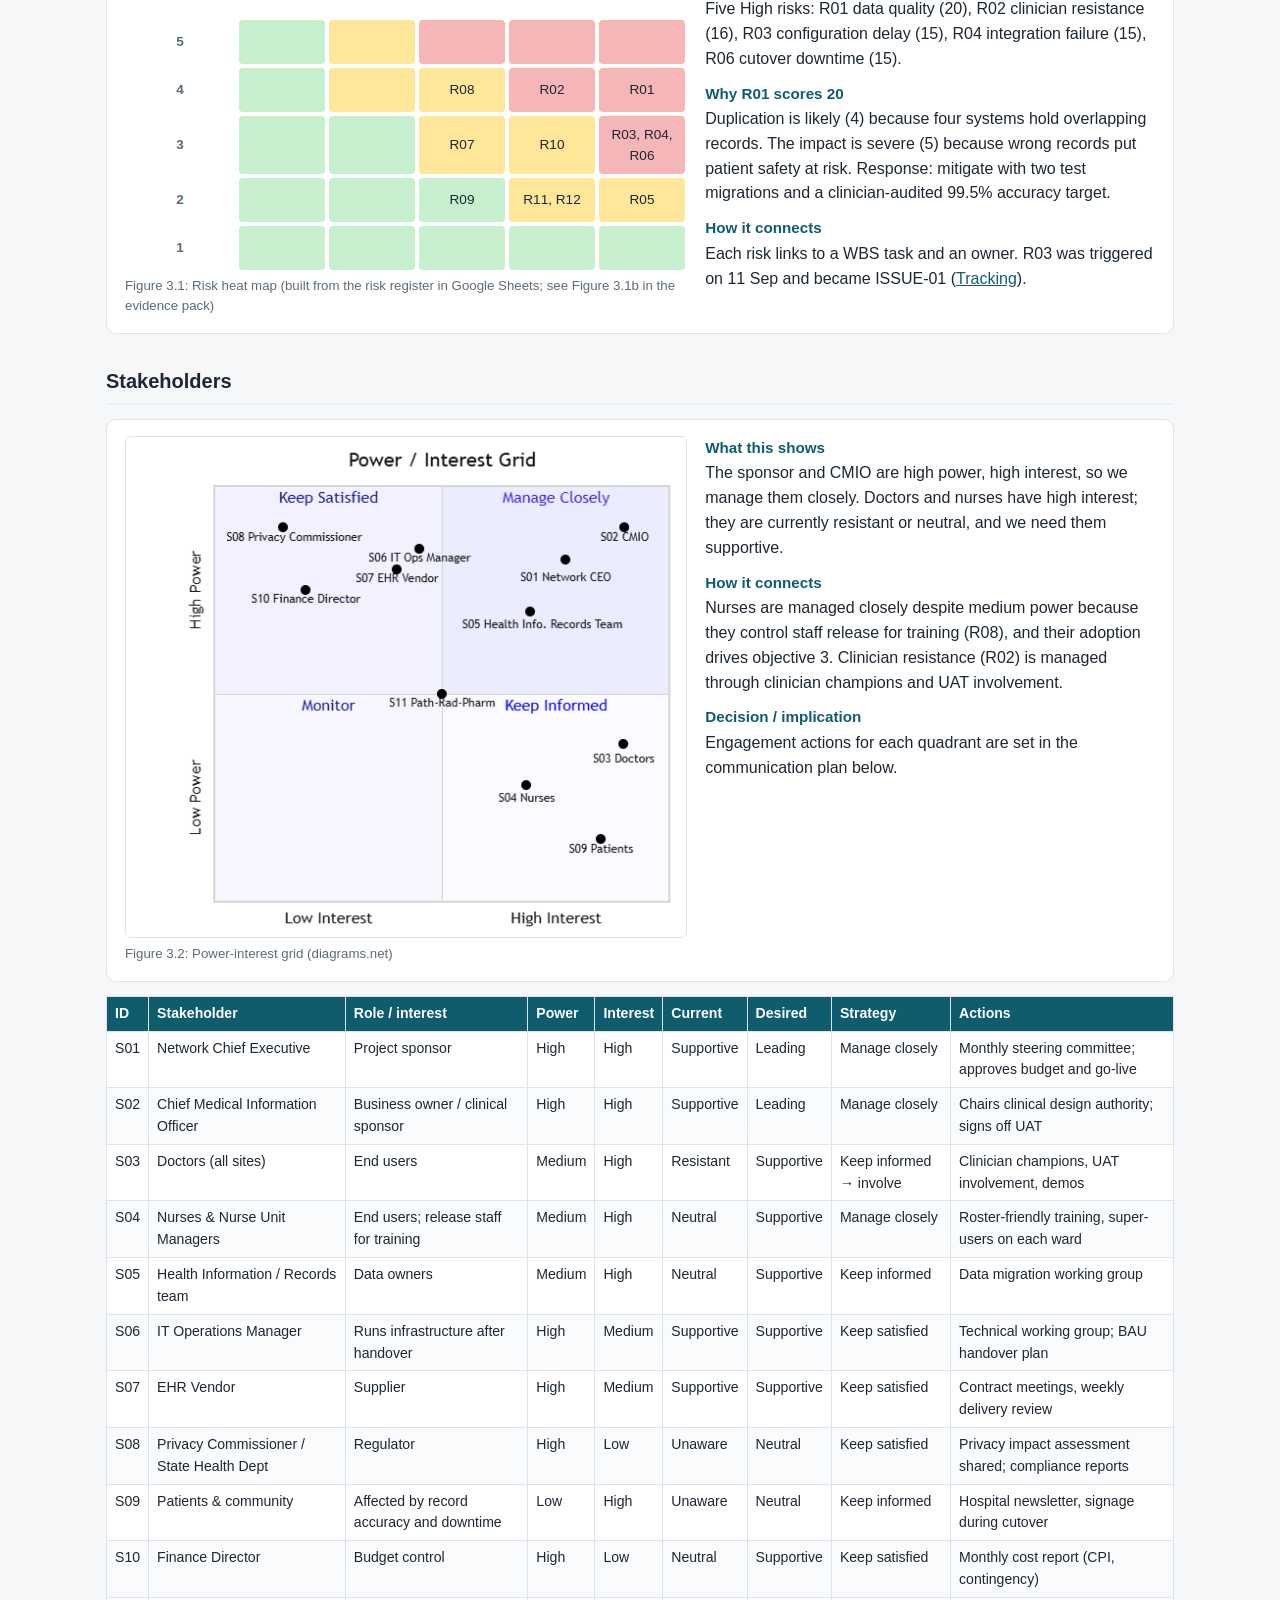
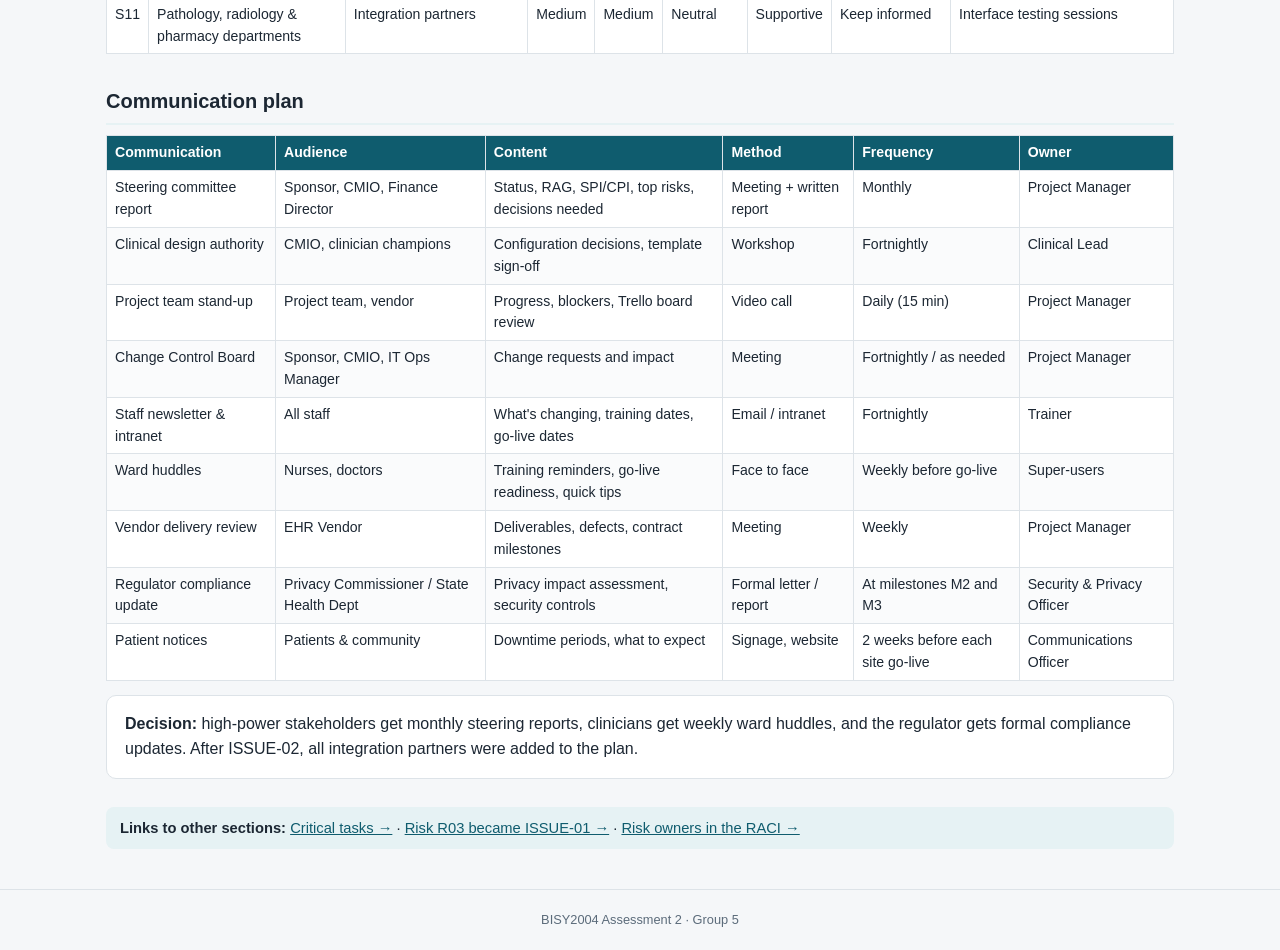
<file: risk.html>
<!DOCTYPE html>
<html lang="en"><head><meta charset="utf-8"><meta name="viewport" content="width=device-width,initial-scale=1">
<title>Risk, Stakeholders &amp; Communication | HealthLink EHR</title><link rel="stylesheet" href="style.css"></head>
<body><header class="site"><div class="inner"><p class="title">HealthLink EHR: Project Management Site</p>
<p class="sub">BISY2004 Assessment 2 · Group 5 · Scenario A: Regional Hospital Digital Records</p><nav class="menu"><a href="index.html">Overview</a><a href="schedule.html">Schedule & Cost</a><a href="risk.html" class="active">Risk & Stakeholders</a><a href="quality.html">Quality & Team</a><a href="tracking.html">Tracking</a><a href="recommendation.html">Recommendation</a><a href="evidence.html">Evidence</a></nav></div></header>
<main><h1>Risk, Stakeholders &amp; Communication</h1><p class="question">What could stop the project, who can make or break it, and how do we keep them engaged?</p>
<div class="glance"><div><b>12</b><span>risks assessed</span></div><div><b>5</b><span>High (score ≥ 15)</span></div><div><b>R01 = 20</b><span>highest: data quality</span></div><div><b>11</b><span>stakeholders analysed</span></div></div><h2>Risk register</h2><div class="tablewrap"><table><thead><tr><th>ID</th><th>Risk</th><th>L</th><th>I</th><th>Score</th><th>Rating</th><th>Owner</th><th>Response</th><th>Action</th><th>WBS</th><th>Status</th></tr></thead><tbody><tr><td>R01</td><td>Legacy data is incomplete or duplicated, so migrated records are wrong and patient safety is at risk</td><td>4</td><td>5</td><td>20</td><td class="High">High</td><td>Data Migration Specialist</td><td>Mitigate</td><td>Cleansing rules, 2 test migrations, clinician sample audit (≥99.5% accuracy)</td><td>4.1, 4.2</td><td>Open</td></tr><tr><td>R02</td><td>Clinicians resist the new workflow, so adoption is low after go-live</td><td>4</td><td>4</td><td>16</td><td class="High">High</td><td>Clinical Lead</td><td>Mitigate</td><td>Clinician super-users, involve clinicians in UAT, targeted training</td><td>6.1, 6.2</td><td>Open</td></tr><tr><td>R03</td><td>EHR configuration takes longer than planned, delaying go-live (critical path)</td><td>3</td><td>5</td><td>15</td><td class="High">High</td><td>Project Manager</td><td>Mitigate</td><td>Fixed-scope sprints, weekly progress review, vendor penalty clauses</td><td>3.2</td><td>Triggered – see ISSUE-01</td></tr><tr><td>R04</td><td>Integration with pathology/radiology/pharmacy fails, so results don&#x27;t reach clinicians</td><td>3</td><td>5</td><td>15</td><td class="High">High</td><td>Integration Developer</td><td>Mitigate</td><td>Early interface testing, HL7/FHIR standards, vendor support</td><td>3.3</td><td>Open</td></tr><tr><td>R06</td><td>Cutover downtime interrupts clinical care</td><td>3</td><td>5</td><td>15</td><td class="High">High</td><td>Project Manager</td><td>Mitigate</td><td>Overnight cutover, paper downtime procedures, rollback plan</td><td>7.1, 7.3</td><td>Open</td></tr><tr><td>R08</td><td>Staff can&#x27;t be released for training because of rostering</td><td>4</td><td>3</td><td>12</td><td class="Medium">Medium</td><td>Trainer</td><td>Mitigate</td><td>Short modules, training across shifts, backfill budget</td><td>6.2</td><td>Open</td></tr><tr><td>R10</td><td>Cost overrun from change requests and scope creep</td><td>3</td><td>4</td><td>12</td><td class="Medium">Medium</td><td>Project Sponsor</td><td>Mitigate</td><td>Change Control Board, 10% contingency reserve</td><td>All</td><td>Open</td></tr><tr><td>R05</td><td>Privacy breach or unauthorised access to patient records</td><td>2</td><td>5</td><td>10</td><td class="Medium">Medium</td><td>Security &amp; Privacy Officer</td><td>Avoid</td><td>Role-based access, audit logs, encryption, privacy impact assessment</td><td>3.4</td><td>Open</td></tr><tr><td>R07</td><td>Vendor tender takes longer due to procurement rules</td><td>3</td><td>3</td><td>9</td><td class="Medium">Medium</td><td>Business Analyst</td><td>Mitigate</td><td>Early market scan, pre-approved evaluation criteria</td><td>2.3</td><td>Closed</td></tr><tr><td>R11</td><td>Key vendor consultant leaves mid-project</td><td>2</td><td>4</td><td>8</td><td class="Medium">Medium</td><td>Project Manager</td><td>Transfer</td><td>Contract requires vendor replacement within 10 days</td><td>3.2, 3.3</td><td>Open</td></tr><tr><td>R12</td><td>Legacy vendor support ends before decommissioning is complete</td><td>2</td><td>4</td><td>8</td><td class="Medium">Medium</td><td>IT Operations Manager</td><td>Mitigate</td><td>Negotiate short support extension as fallback</td><td>8.2</td><td>Open</td></tr><tr><td>R09</td><td>Hardware or network delivery delayed at smaller sites</td><td>2</td><td>3</td><td>6</td><td class="Low">Low</td><td>Network/Infrastructure Engineer</td><td>Accept</td><td>Monitor; 35 days float on 3.1; order early</td><td>3.1</td><td>Closed</td></tr></tbody></table></div><p style="font-size:.85rem;color:#5b6b7a">Scoring: likelihood 1 (rare) to 5 (almost certain) × impact 1 (negligible) to 5 (severe: patient safety, go-live, or >10% of budget). High ≥ 15, Medium 8–14, Low ≤ 7.</p><h2>5×5 heat map</h2><div class="card artefact"><div><div class="heat"><div class="ax">L ↓ / I →</div><div class="ax">1</div><div class="ax">2</div><div class="ax">3</div><div class="ax">4</div><div class="ax">5</div><div class="ax">5</div><div class="g"></div><div class="a"></div><div class="r"></div><div class="r"></div><div class="r"></div><div class="ax">4</div><div class="g"></div><div class="a"></div><div class="a">R08</div><div class="r">R02</div><div class="r">R01</div><div class="ax">3</div><div class="g"></div><div class="g"></div><div class="a">R07</div><div class="a">R10</div><div class="r">R03, R04, R06</div><div class="ax">2</div><div class="g"></div><div class="g"></div><div class="g">R09</div><div class="a">R11, R12</div><div class="a">R05</div><div class="ax">1</div><div class="g"></div><div class="g"></div><div class="g"></div><div class="g"></div><div class="g"></div></div><figcaption>Figure 3.1: Risk heat map (built from the risk register in Google Sheets; see Figure 3.1b in the evidence pack)</figcaption></div><div class="explain"><h3>What this shows</h3><p>Five High risks: R01 data quality (20), R02 clinician resistance (16), R03 configuration delay (15), R04 integration failure (15), R06 cutover downtime (15).</p><h3>Why R01 scores 20</h3><p>Duplication is likely (4) because four systems hold overlapping records. The impact is severe (5) because wrong records put patient safety at risk. Response: mitigate with two test migrations and a clinician-audited 99.5% accuracy target.</p><h3>How it connects</h3><p>Each risk links to a WBS task and an owner. R03 was triggered on 11 Sep and became ISSUE-01 (<a href="tracking.html">Tracking</a>).</p></div></div><h2>Stakeholders</h2><div class="card artefact"><figure><img src="images/power-interest.png" alt="Figure 3.2: Power-interest grid (diagrams.net)" onerror="this.outerHTML='<div class=&quot;placeholder&quot;>Add screenshot: images/power-interest.png</div>'"><figcaption>Figure 3.2: Power-interest grid (diagrams.net)</figcaption></figure>
<div class="explain"><h3>What this shows</h3><p>The sponsor and CMIO are high power, high interest, so we manage them closely. Doctors and nurses have high interest; they are currently resistant or neutral, and we need them supportive.</p><h3>How it connects</h3><p>Nurses are managed closely despite medium power because they control staff release for training (R08), and their adoption drives objective 3. Clinician resistance (R02) is managed through clinician champions and UAT involvement.</p><h3>Decision / implication</h3><p>Engagement actions for each quadrant are set in the communication plan below.</p></div></div><div class="tablewrap"><table><thead><tr><th>ID</th><th>Stakeholder</th><th>Role / interest</th><th>Power</th><th>Interest</th><th>Current</th><th>Desired</th><th>Strategy</th><th>Actions</th></tr></thead><tbody><tr><td>S01</td><td>Network Chief Executive</td><td>Project sponsor</td><td>High</td><td>High</td><td>Supportive</td><td>Leading</td><td>Manage closely</td><td>Monthly steering committee; approves budget and go-live</td></tr><tr><td>S02</td><td>Chief Medical Information Officer</td><td>Business owner / clinical sponsor</td><td>High</td><td>High</td><td>Supportive</td><td>Leading</td><td>Manage closely</td><td>Chairs clinical design authority; signs off UAT</td></tr><tr><td>S03</td><td>Doctors (all sites)</td><td>End users</td><td>Medium</td><td>High</td><td>Resistant</td><td>Supportive</td><td>Keep informed → involve</td><td>Clinician champions, UAT involvement, demos</td></tr><tr><td>S04</td><td>Nurses &amp; Nurse Unit Managers</td><td>End users; release staff for training</td><td>Medium</td><td>High</td><td>Neutral</td><td>Supportive</td><td>Manage closely</td><td>Roster-friendly training, super-users on each ward</td></tr><tr><td>S05</td><td>Health Information / Records team</td><td>Data owners</td><td>Medium</td><td>High</td><td>Neutral</td><td>Supportive</td><td>Keep informed</td><td>Data migration working group</td></tr><tr><td>S06</td><td>IT Operations Manager</td><td>Runs infrastructure after handover</td><td>High</td><td>Medium</td><td>Supportive</td><td>Supportive</td><td>Keep satisfied</td><td>Technical working group; BAU handover plan</td></tr><tr><td>S07</td><td>EHR Vendor</td><td>Supplier</td><td>High</td><td>Medium</td><td>Supportive</td><td>Supportive</td><td>Keep satisfied</td><td>Contract meetings, weekly delivery review</td></tr><tr><td>S08</td><td>Privacy Commissioner / State Health Dept</td><td>Regulator</td><td>High</td><td>Low</td><td>Unaware</td><td>Neutral</td><td>Keep satisfied</td><td>Privacy impact assessment shared; compliance reports</td></tr><tr><td>S09</td><td>Patients &amp; community</td><td>Affected by record accuracy and downtime</td><td>Low</td><td>High</td><td>Unaware</td><td>Neutral</td><td>Keep informed</td><td>Hospital newsletter, signage during cutover</td></tr><tr><td>S10</td><td>Finance Director</td><td>Budget control</td><td>High</td><td>Low</td><td>Neutral</td><td>Supportive</td><td>Keep satisfied</td><td>Monthly cost report (CPI, contingency)</td></tr><tr><td>S11</td><td>Pathology, radiology &amp; pharmacy departments</td><td>Integration partners</td><td>Medium</td><td>Medium</td><td>Neutral</td><td>Supportive</td><td>Keep informed</td><td>Interface testing sessions</td></tr></tbody></table></div><h2>Communication plan</h2><div class="tablewrap"><table><thead><tr><th>Communication</th><th>Audience</th><th>Content</th><th>Method</th><th>Frequency</th><th>Owner</th></tr></thead><tbody><tr><td>Steering committee report</td><td>Sponsor, CMIO, Finance Director</td><td>Status, RAG, SPI/CPI, top risks, decisions needed</td><td>Meeting + written report</td><td>Monthly</td><td>Project Manager</td></tr><tr><td>Clinical design authority</td><td>CMIO, clinician champions</td><td>Configuration decisions, template sign-off</td><td>Workshop</td><td>Fortnightly</td><td>Clinical Lead</td></tr><tr><td>Project team stand-up</td><td>Project team, vendor</td><td>Progress, blockers, Trello board review</td><td>Video call</td><td>Daily (15 min)</td><td>Project Manager</td></tr><tr><td>Change Control Board</td><td>Sponsor, CMIO, IT Ops Manager</td><td>Change requests and impact</td><td>Meeting</td><td>Fortnightly / as needed</td><td>Project Manager</td></tr><tr><td>Staff newsletter &amp; intranet</td><td>All staff</td><td>What&#x27;s changing, training dates, go-live dates</td><td>Email / intranet</td><td>Fortnightly</td><td>Trainer</td></tr><tr><td>Ward huddles</td><td>Nurses, doctors</td><td>Training reminders, go-live readiness, quick tips</td><td>Face to face</td><td>Weekly before go-live</td><td>Super-users</td></tr><tr><td>Vendor delivery review</td><td>EHR Vendor</td><td>Deliverables, defects, contract milestones</td><td>Meeting</td><td>Weekly</td><td>Project Manager</td></tr><tr><td>Regulator compliance update</td><td>Privacy Commissioner / State Health Dept</td><td>Privacy impact assessment, security controls</td><td>Formal letter / report</td><td>At milestones M2 and M3</td><td>Security &amp; Privacy Officer</td></tr><tr><td>Patient notices</td><td>Patients &amp; community</td><td>Downtime periods, what to expect</td><td>Signage, website</td><td>2 weeks before each site go-live</td><td>Communications Officer</td></tr></tbody></table></div><div class="card"><b>Decision:</b> high-power stakeholders get monthly steering reports, clinicians get weekly ward huddles, and the regulator gets formal compliance updates. After ISSUE-02, all integration partners were added to the plan.</div>
<div class="links"><b>Links to other sections:</b> <a href="schedule.html">Critical tasks →</a> · <a href="tracking.html">Risk R03 became ISSUE-01 →</a> · <a href="quality.html">Risk owners in the RACI →</a></div></main>
<footer>BISY2004 Assessment 2 · Group 5 </footer></body></html>
</file>
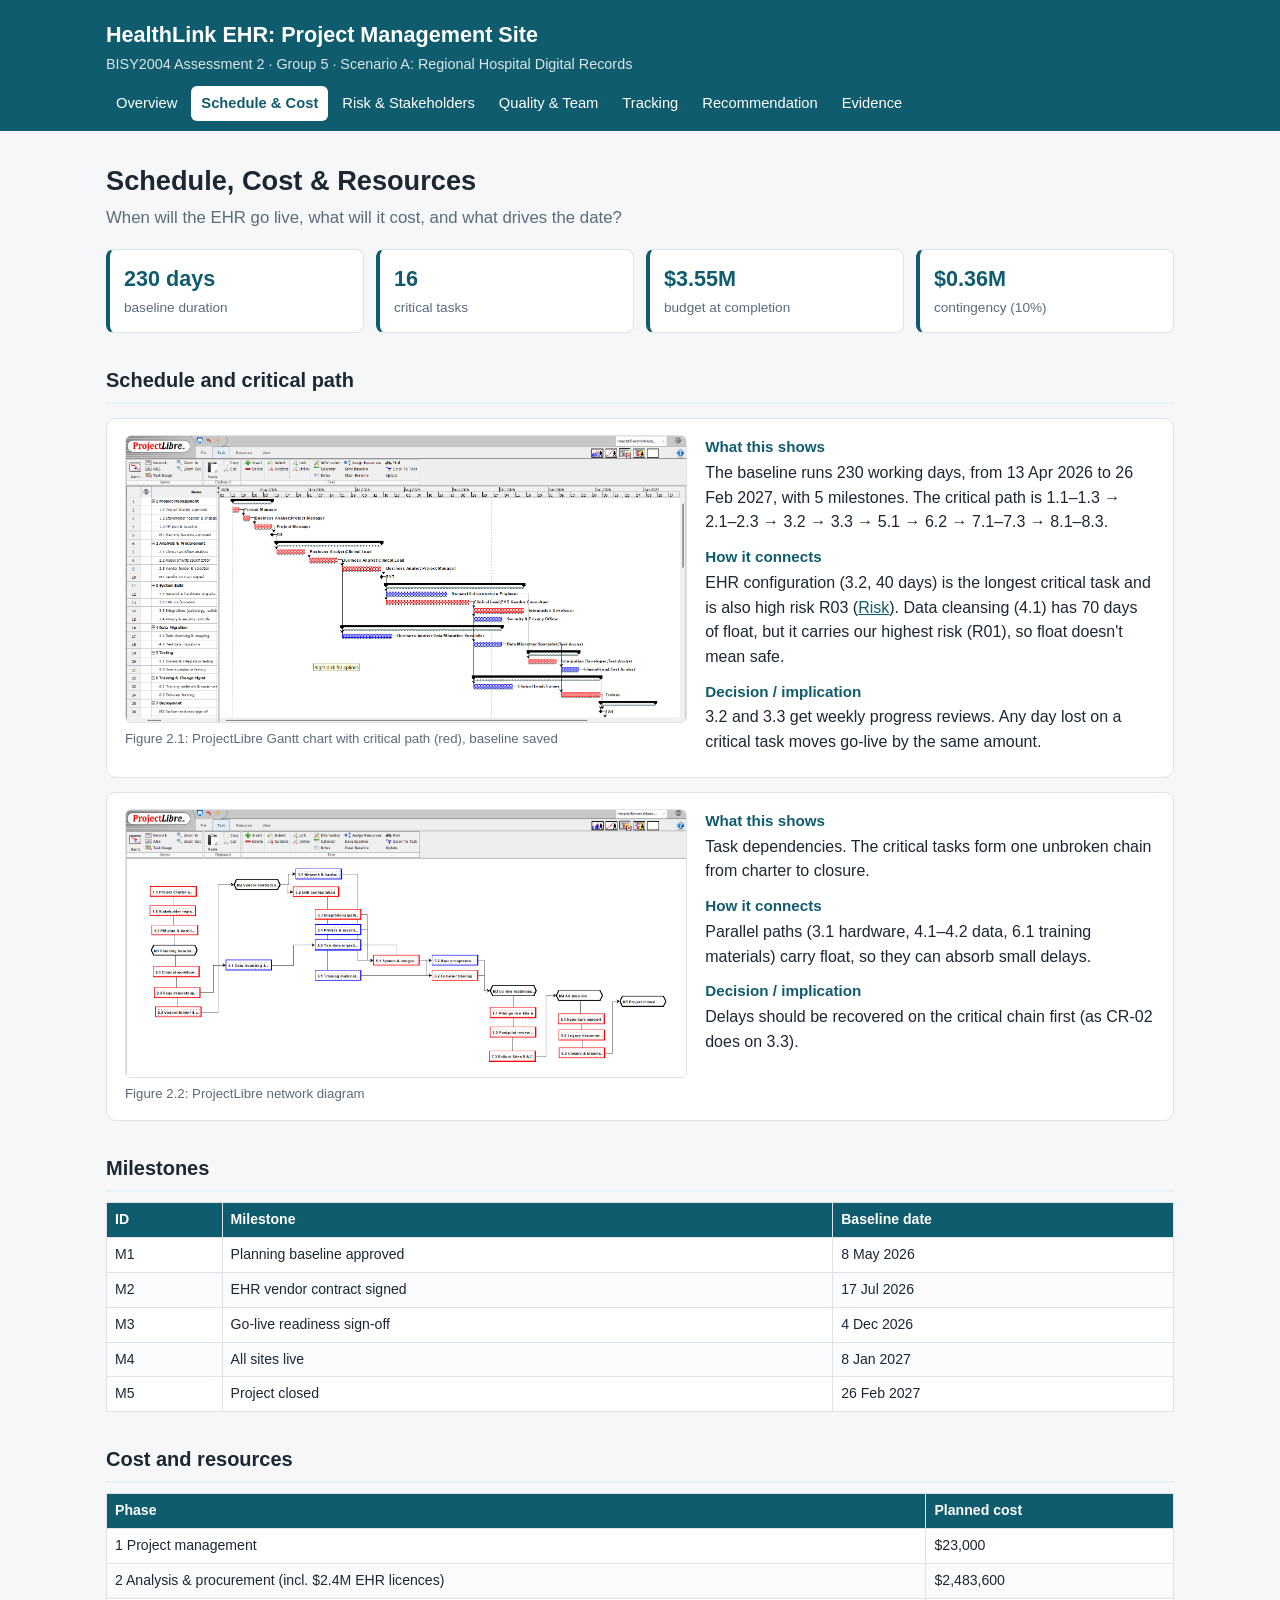
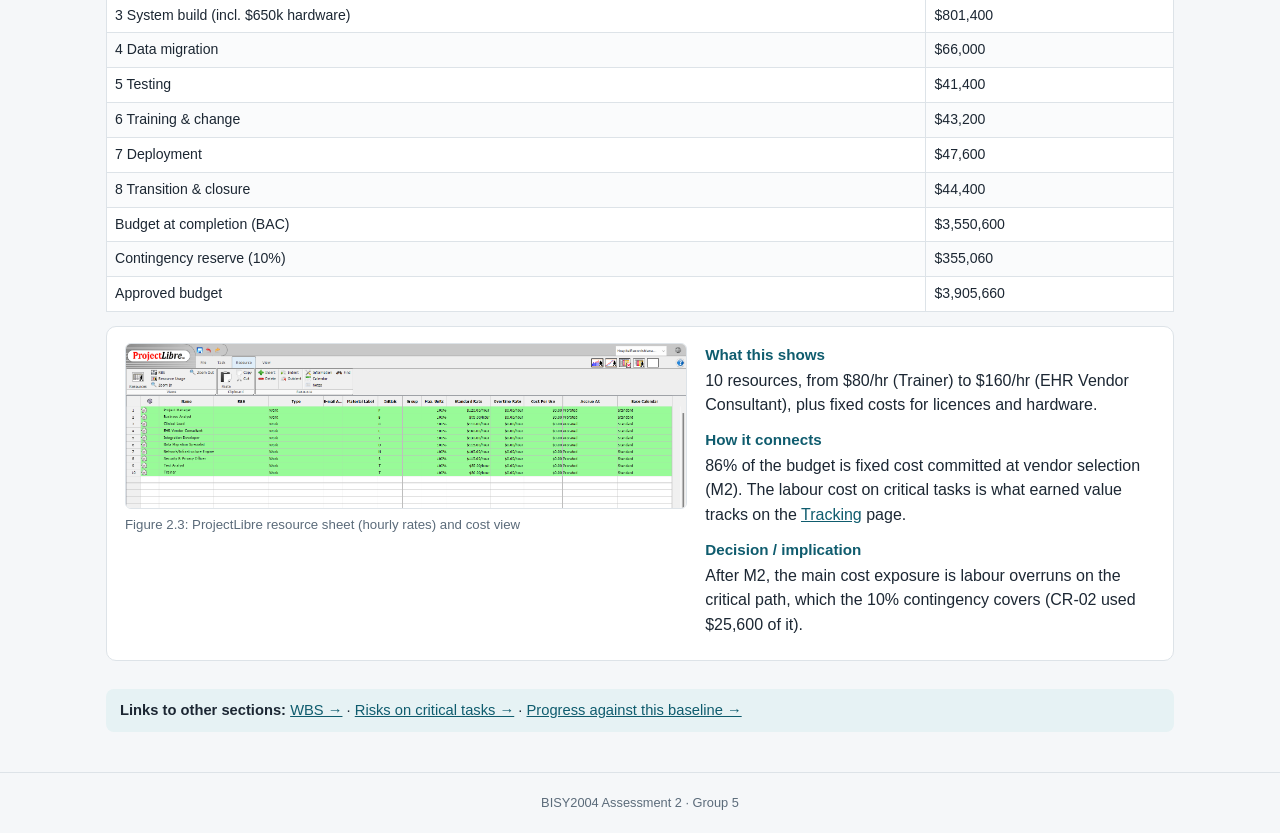
<file: schedule.html>
<!DOCTYPE html>
<html lang="en"><head><meta charset="utf-8"><meta name="viewport" content="width=device-width,initial-scale=1">
<title>Schedule, Cost &amp; Resources | HealthLink EHR</title><link rel="stylesheet" href="style.css"></head>
<body><header class="site"><div class="inner"><p class="title">HealthLink EHR: Project Management Site</p>
<p class="sub">BISY2004 Assessment 2 · Group 5 · Scenario A: Regional Hospital Digital Records</p><nav class="menu"><a href="index.html">Overview</a><a href="schedule.html" class="active">Schedule & Cost</a><a href="risk.html">Risk & Stakeholders</a><a href="quality.html">Quality & Team</a><a href="tracking.html">Tracking</a><a href="recommendation.html">Recommendation</a><a href="evidence.html">Evidence</a></nav></div></header>
<main><h1>Schedule, Cost &amp; Resources</h1><p class="question">When will the EHR go live, what will it cost, and what drives the date?</p>
<div class="glance"><div><b>230 days</b><span>baseline duration</span></div><div><b>16</b><span>critical tasks</span></div><div><b>$3.55M</b><span>budget at completion</span></div><div><b>$0.36M</b><span>contingency (10%)</span></div></div><h2>Schedule and critical path</h2><div class="card artefact"><figure><img src="images/gantt.png" alt="Figure 2.1: ProjectLibre Gantt chart with critical path (red), baseline saved" onerror="this.outerHTML='<div class=&quot;placeholder&quot;>Add screenshot: images/gantt.png</div>'"><figcaption>Figure 2.1: ProjectLibre Gantt chart with critical path (red), baseline saved</figcaption></figure>
<div class="explain"><h3>What this shows</h3><p>The baseline runs 230 working days, from 13 Apr 2026 to 26 Feb 2027, with 5 milestones. The critical path is 1.1–1.3 → 2.1–2.3 → 3.2 → 3.3 → 5.1 → 6.2 → 7.1–7.3 → 8.1–8.3.</p><h3>How it connects</h3><p>EHR configuration (3.2, 40 days) is the longest critical task and is also high risk R03 (<a href="risk.html">Risk</a>). Data cleansing (4.1) has 70 days of float, but it carries our highest risk (R01), so float doesn't mean safe.</p><h3>Decision / implication</h3><p>3.2 and 3.3 get weekly progress reviews. Any day lost on a critical task moves go-live by the same amount.</p></div></div><div class="card artefact"><figure><img src="images/network.png" alt="Figure 2.2: ProjectLibre network diagram" onerror="this.outerHTML='<div class=&quot;placeholder&quot;>Add screenshot: images/network.png</div>'"><figcaption>Figure 2.2: ProjectLibre network diagram</figcaption></figure>
<div class="explain"><h3>What this shows</h3><p>Task dependencies. The critical tasks form one unbroken chain from charter to closure.</p><h3>How it connects</h3><p>Parallel paths (3.1 hardware, 4.1–4.2 data, 6.1 training materials) carry float, so they can absorb small delays.</p><h3>Decision / implication</h3><p>Delays should be recovered on the critical chain first (as CR-02 does on 3.3).</p></div></div><h2>Milestones</h2><div class="tablewrap"><table><thead><tr><th>ID</th><th>Milestone</th><th>Baseline date</th></tr></thead><tbody><tr><td>M1</td><td>Planning baseline approved</td><td>8 May 2026</td></tr><tr><td>M2</td><td>EHR vendor contract signed</td><td>17 Jul 2026</td></tr><tr><td>M3</td><td>Go-live readiness sign-off</td><td>4 Dec 2026</td></tr><tr><td>M4</td><td>All sites live</td><td>8 Jan 2027</td></tr><tr><td>M5</td><td>Project closed</td><td>26 Feb 2027</td></tr></tbody></table></div><h2>Cost and resources</h2><div class="tablewrap"><table><thead><tr><th>Phase</th><th>Planned cost</th></tr></thead><tbody><tr><td>1 Project management</td><td>$23,000</td></tr><tr><td>2 Analysis &amp; procurement (incl. $2.4M EHR licences)</td><td>$2,483,600</td></tr><tr><td>3 System build (incl. $650k hardware)</td><td>$801,400</td></tr><tr><td>4 Data migration</td><td>$66,000</td></tr><tr><td>5 Testing</td><td>$41,400</td></tr><tr><td>6 Training &amp; change</td><td>$43,200</td></tr><tr><td>7 Deployment</td><td>$47,600</td></tr><tr><td>8 Transition &amp; closure</td><td>$44,400</td></tr><tr><td>Budget at completion (BAC)</td><td>$3,550,600</td></tr><tr><td>Contingency reserve (10%)</td><td>$355,060</td></tr><tr><td>Approved budget</td><td>$3,905,660</td></tr></tbody></table></div><div class="card artefact"><figure><img src="images/resources.png" alt="Figure 2.3: ProjectLibre resource sheet (hourly rates) and cost view" onerror="this.outerHTML='<div class=&quot;placeholder&quot;>Add screenshot: images/resources.png</div>'"><figcaption>Figure 2.3: ProjectLibre resource sheet (hourly rates) and cost view</figcaption></figure>
<div class="explain"><h3>What this shows</h3><p>10 resources, from $80/hr (Trainer) to $160/hr (EHR Vendor Consultant), plus fixed costs for licences and hardware.</p><h3>How it connects</h3><p>86% of the budget is fixed cost committed at vendor selection (M2). The labour cost on critical tasks is what earned value tracks on the <a href="tracking.html">Tracking</a> page.</p><h3>Decision / implication</h3><p>After M2, the main cost exposure is labour overruns on the critical path, which the 10% contingency covers (CR-02 used $25,600 of it).</p></div></div>
<div class="links"><b>Links to other sections:</b> <a href="index.html">WBS →</a> · <a href="risk.html">Risks on critical tasks →</a> · <a href="tracking.html">Progress against this baseline →</a></div></main>
<footer>BISY2004 Assessment 2 · Group 5 </footer></body></html>
</file>
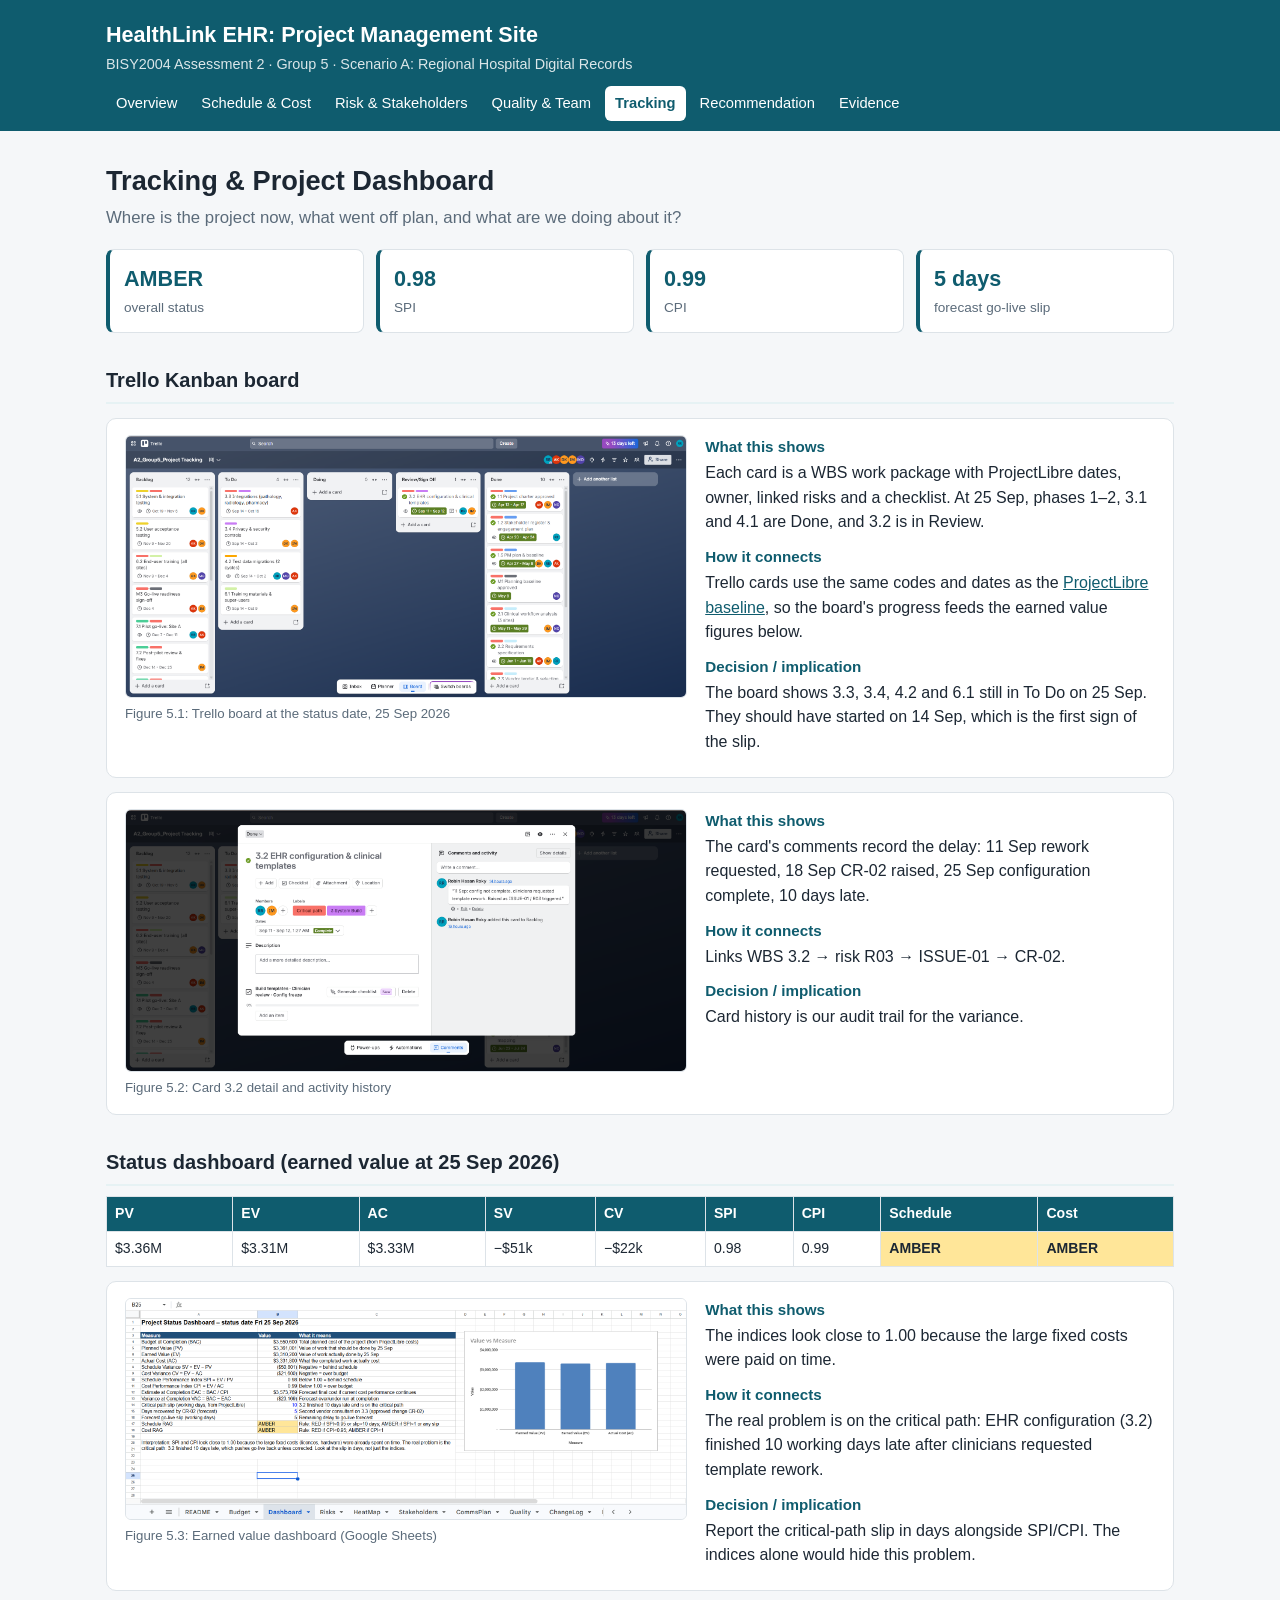
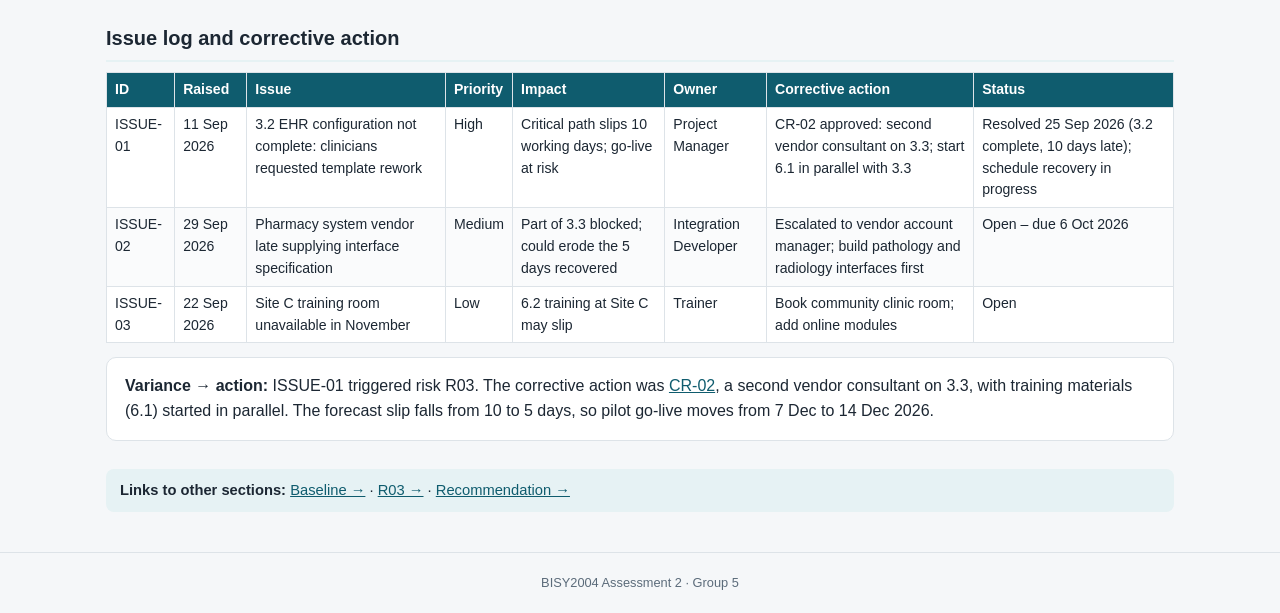
<file: tracking.html>
<!DOCTYPE html>
<html lang="en"><head><meta charset="utf-8"><meta name="viewport" content="width=device-width,initial-scale=1">
<title>Tracking &amp; Project Dashboard | HealthLink EHR</title><link rel="stylesheet" href="style.css"></head>
<body><header class="site"><div class="inner"><p class="title">HealthLink EHR: Project Management Site</p>
<p class="sub">BISY2004 Assessment 2 · Group 5 · Scenario A: Regional Hospital Digital Records</p><nav class="menu"><a href="index.html">Overview</a><a href="schedule.html">Schedule & Cost</a><a href="risk.html">Risk & Stakeholders</a><a href="quality.html">Quality & Team</a><a href="tracking.html" class="active">Tracking</a><a href="recommendation.html">Recommendation</a><a href="evidence.html">Evidence</a></nav></div></header>
<main><h1>Tracking &amp; Project Dashboard</h1><p class="question">Where is the project now, what went off plan, and what are we doing about it?</p>
<div class="glance"><div><b>AMBER</b><span>overall status</span></div><div><b>0.98</b><span>SPI</span></div><div><b>0.99</b><span>CPI</span></div><div><b>5 days</b><span>forecast go-live slip</span></div></div><h2>Trello Kanban board</h2><div class="card artefact"><figure><img src="images/trello-status.png" alt="Figure 5.1: Trello board at the status date, 25 Sep 2026" onerror="this.outerHTML='<div class=&quot;placeholder&quot;>Add screenshot: images/trello-status.png</div>'"><figcaption>Figure 5.1: Trello board at the status date, 25 Sep 2026</figcaption></figure>
<div class="explain"><h3>What this shows</h3><p>Each card is a WBS work package with ProjectLibre dates, owner, linked risks and a checklist. At 25 Sep, phases 1–2, 3.1 and 4.1 are Done, and 3.2 is in Review.</p><h3>How it connects</h3><p>Trello cards use the same codes and dates as the <a href="schedule.html">ProjectLibre baseline</a>, so the board's progress feeds the earned value figures below.</p><h3>Decision / implication</h3><p>The board shows 3.3, 3.4, 4.2 and 6.1 still in To Do on 25 Sep. They should have started on 14 Sep, which is the first sign of the slip.</p></div></div><div class="card artefact"><figure><img src="images/trello-card.png" alt="Figure 5.2: Card 3.2 detail and activity history" onerror="this.outerHTML='<div class=&quot;placeholder&quot;>Add screenshot: images/trello-card.png</div>'"><figcaption>Figure 5.2: Card 3.2 detail and activity history</figcaption></figure>
<div class="explain"><h3>What this shows</h3><p>The card's comments record the delay: 11 Sep rework requested, 18 Sep CR-02 raised, 25 Sep configuration complete, 10 days late.</p><h3>How it connects</h3><p>Links WBS 3.2 → risk R03 → ISSUE-01 → CR-02.</p><h3>Decision / implication</h3><p>Card history is our audit trail for the variance.</p></div></div><h2>Status dashboard (earned value at 25 Sep 2026)</h2><div class="tablewrap"><table><thead><tr><th>PV</th><th>EV</th><th>AC</th><th>SV</th><th>CV</th><th>SPI</th><th>CPI</th><th>Schedule</th><th>Cost</th></tr></thead><tbody><tr><td>$3.36M</td><td>$3.31M</td><td>$3.33M</td><td>−$51k</td><td>−$22k</td><td>0.98</td><td>0.99</td><td class="AMBER">AMBER</td><td class="AMBER">AMBER</td></tr></tbody></table></div><div class="card artefact"><figure><img src="images/dashboard.png" alt="Figure 5.3: Earned value dashboard (Google Sheets)" onerror="this.outerHTML='<div class=&quot;placeholder&quot;>Add screenshot: images/dashboard.png</div>'"><figcaption>Figure 5.3: Earned value dashboard (Google Sheets)</figcaption></figure>
<div class="explain"><h3>What this shows</h3><p>The indices look close to 1.00 because the large fixed costs were paid on time.</p><h3>How it connects</h3><p>The real problem is on the critical path: EHR configuration (3.2) finished 10 working days late after clinicians requested template rework.</p><h3>Decision / implication</h3><p>Report the critical-path slip in days alongside SPI/CPI. The indices alone would hide this problem.</p></div></div><h2>Issue log and corrective action</h2><div class="tablewrap"><table><thead><tr><th>ID</th><th>Raised</th><th>Issue</th><th>Priority</th><th>Impact</th><th>Owner</th><th>Corrective action</th><th>Status</th></tr></thead><tbody><tr><td>ISSUE-01</td><td>11 Sep 2026</td><td>3.2 EHR configuration not complete: clinicians requested template rework</td><td>High</td><td>Critical path slips 10 working days; go-live at risk</td><td>Project Manager</td><td>CR-02 approved: second vendor consultant on 3.3; start 6.1 in parallel with 3.3</td><td>Resolved 25 Sep 2026 (3.2 complete, 10 days late); schedule recovery in progress</td></tr><tr><td>ISSUE-02</td><td>29 Sep 2026</td><td>Pharmacy system vendor late supplying interface specification</td><td>Medium</td><td>Part of 3.3 blocked; could erode the 5 days recovered</td><td>Integration Developer</td><td>Escalated to vendor account manager; build pathology and radiology interfaces first</td><td>Open – due 6 Oct 2026</td></tr><tr><td>ISSUE-03</td><td>22 Sep 2026</td><td>Site C training room unavailable in November</td><td>Low</td><td>6.2 training at Site C may slip</td><td>Trainer</td><td>Book community clinic room; add online modules</td><td>Open</td></tr></tbody></table></div><div class="card"><b>Variance → action:</b> ISSUE-01 triggered risk R03. The corrective action was <a href="quality.html">CR-02</a>, a second vendor consultant on 3.3, with training materials (6.1) started in parallel. The forecast slip falls from 10 to 5 days, so pilot go-live moves from 7 Dec to 14 Dec 2026.</div>
<div class="links"><b>Links to other sections:</b> <a href="schedule.html">Baseline →</a> · <a href="risk.html">R03 →</a> · <a href="recommendation.html">Recommendation →</a></div></main>
<footer>BISY2004 Assessment 2 · Group 5 </footer></body></html>
</file>
<file: style.css>
:root{--ink:#1c2733;--muted:#5b6b7a;--bg:#f5f7f9;--card:#fff;--brand:#0f5c6e;--brand2:#e6f2f4;--line:#dde3e8;
--red:#f4b6b6;--amber:#ffe699;--green:#c6efce}
*{box-sizing:border-box}
body{margin:0;font-family:"Segoe UI",Arial,Helvetica,sans-serif;color:var(--ink);background:var(--bg);line-height:1.55}
a{color:var(--brand)}
header.site{background:var(--brand);color:#fff}
header.site .inner{max-width:1100px;margin:0 auto;padding:18px 16px 10px}
header.site .title{font-size:1.35rem;font-weight:700;margin:0}
header.site .sub{opacity:.85;font-size:.9rem;margin:2px 0 10px}
nav.menu{display:flex;flex-wrap:wrap;gap:4px}
nav.menu a{color:#fff;text-decoration:none;padding:6px 10px;border-radius:6px;font-size:.92rem}
nav.menu a:hover{background:rgba(255,255,255,.15)}
nav.menu a.active{background:#fff;color:var(--brand);font-weight:600}
main{max-width:1100px;margin:0 auto;padding:24px 16px 40px}
h1{font-size:1.7rem;margin:.2em 0 .1em}
.question{color:var(--muted);font-size:1.05rem;margin:0 0 18px}
h2{font-size:1.25rem;margin:32px 0 10px;padding-bottom:6px;border-bottom:2px solid var(--brand2)}
.glance{display:grid;grid-template-columns:repeat(auto-fit,minmax(170px,1fr));gap:12px;margin:12px 0 8px}
.glance div{background:var(--card);border:1px solid var(--line);border-left:4px solid var(--brand);border-radius:8px;padding:12px 14px}
.glance b{display:block;font-size:1.35rem;color:var(--brand)}
.glance span{font-size:.85rem;color:var(--muted)}
.card{background:var(--card);border:1px solid var(--line);border-radius:10px;padding:16px 18px;margin:14px 0}
.artefact{display:grid;grid-template-columns:1.25fr 1fr;gap:18px;align-items:start}
@media (max-width:800px){.artefact{grid-template-columns:1fr}}
figure{margin:0}
figure img{width:100%;border:1px solid var(--line);border-radius:6px;background:#fff;display:block}
.placeholder{border:2px dashed #9fb3c0;border-radius:6px;padding:40px 12px;text-align:center;color:var(--muted);background:#fafcfd;font-size:.9rem}
figcaption{font-size:.83rem;color:var(--muted);margin-top:6px}
.explain h3{font-size:.95rem;margin:10px 0 2px;color:var(--brand)}
.explain h3:first-child{margin-top:0}
.explain p{margin:0 0 6px}
.tablewrap{overflow-x:auto;margin:10px 0}
table{border-collapse:collapse;width:100%;background:#fff;font-size:.88rem}
th,td{border:1px solid var(--line);padding:6px 8px;text-align:left;vertical-align:top}
th{background:var(--brand);color:#fff;font-weight:600}
tr:nth-child(even) td{background:#fafbfc}
.High,.RED{background:var(--red)!important;font-weight:600}
.Medium,.AMBER{background:var(--amber)!important;font-weight:600}
.Low,.GREEN{background:var(--green)!important;font-weight:600}
.heat{display:grid;grid-template-columns:110px repeat(5,1fr);gap:4px;max-width:560px}
.heat div{padding:8px 4px;text-align:center;border-radius:4px;font-size:.85rem;min-height:44px;display:flex;align-items:center;justify-content:center}
.heat .ax{background:transparent;font-weight:600;color:var(--muted)}
.heat .r{background:var(--red)}.heat .a{background:var(--amber)}.heat .g{background:var(--green)}
.links{background:var(--brand2);border-radius:8px;padding:10px 14px;font-size:.92rem;margin-top:28px}
.btn{display:inline-block;background:var(--brand);color:#fff;text-decoration:none;padding:8px 14px;border-radius:6px;margin:4px 6px 4px 0}
.rec{border-left:5px solid #d99a00;background:#fffaf0}
.flow{display:grid;grid-template-columns:repeat(auto-fit,minmax(220px,1fr));gap:12px}
.flow div{background:#fff;border:1px solid var(--line);border-radius:8px;padding:12px}
footer{text-align:center;color:var(--muted);font-size:.8rem;padding:20px 16px;border-top:1px solid var(--line)}
</file>
